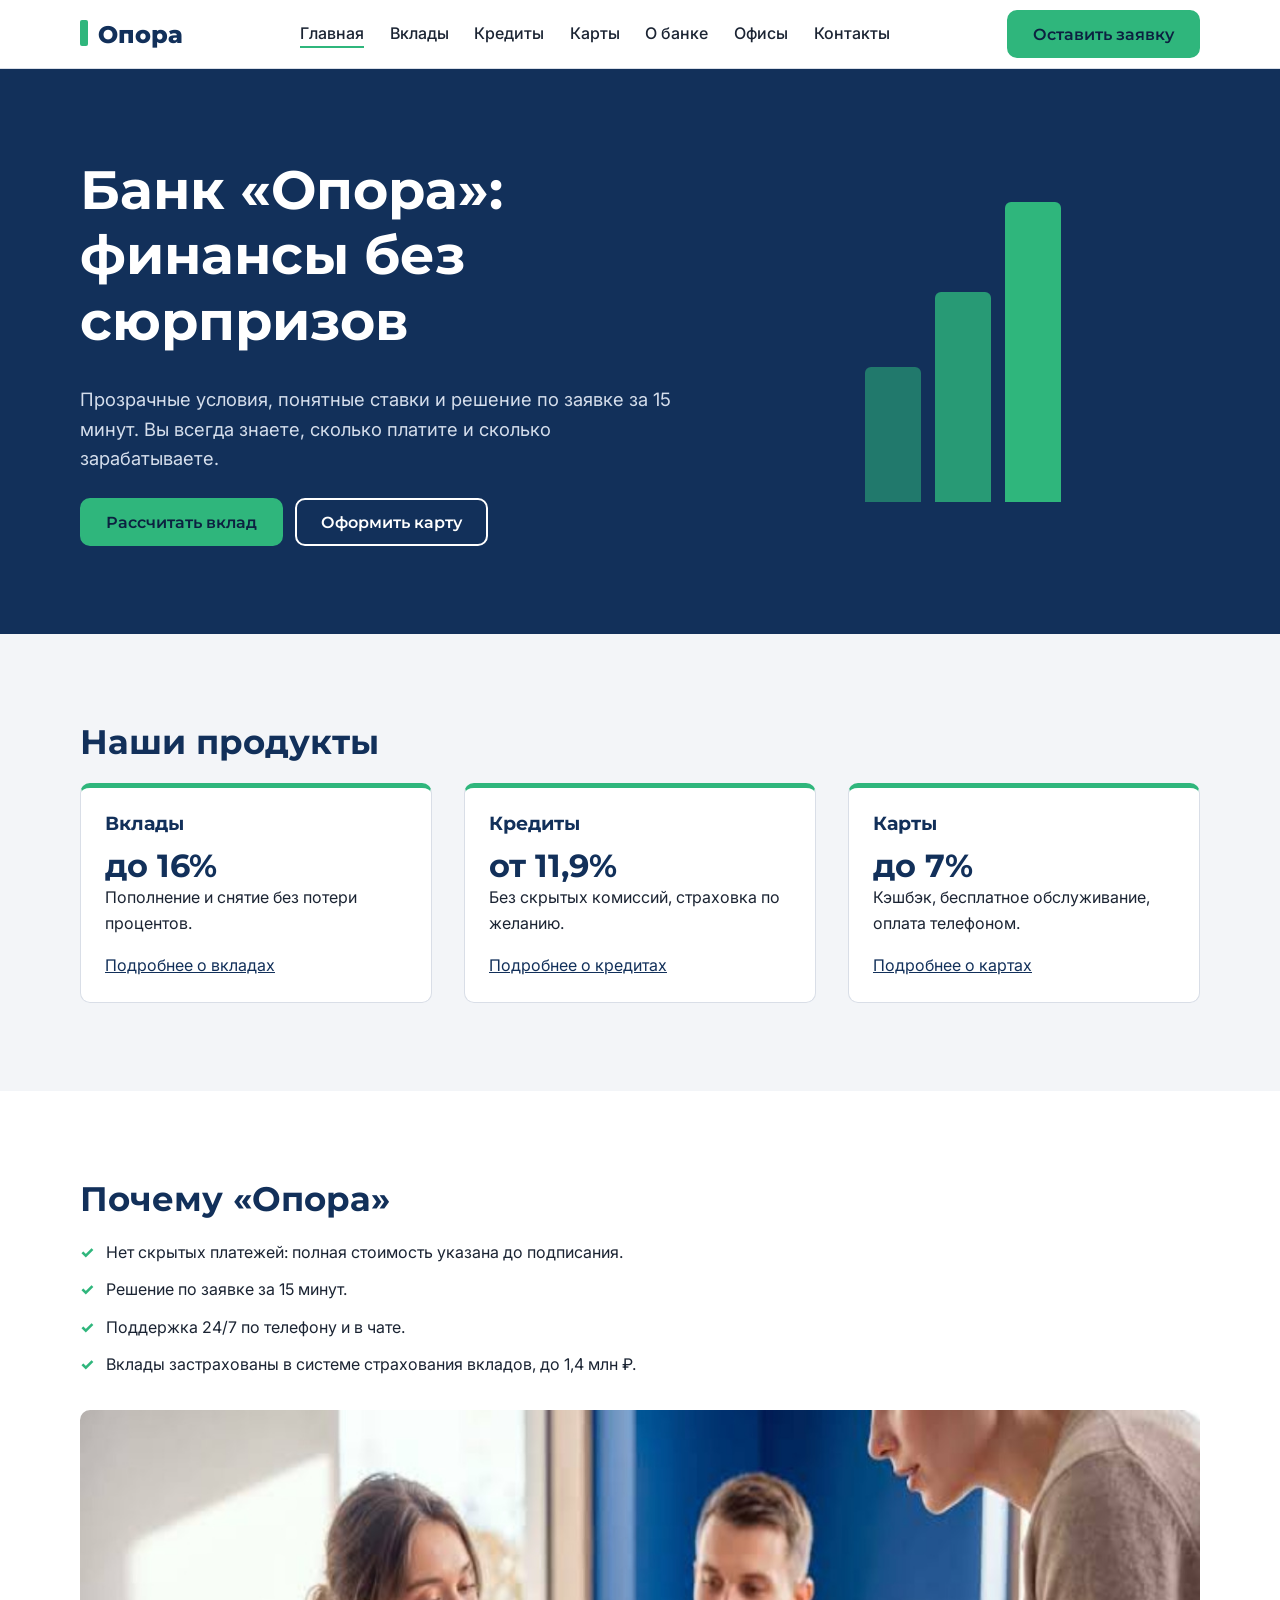
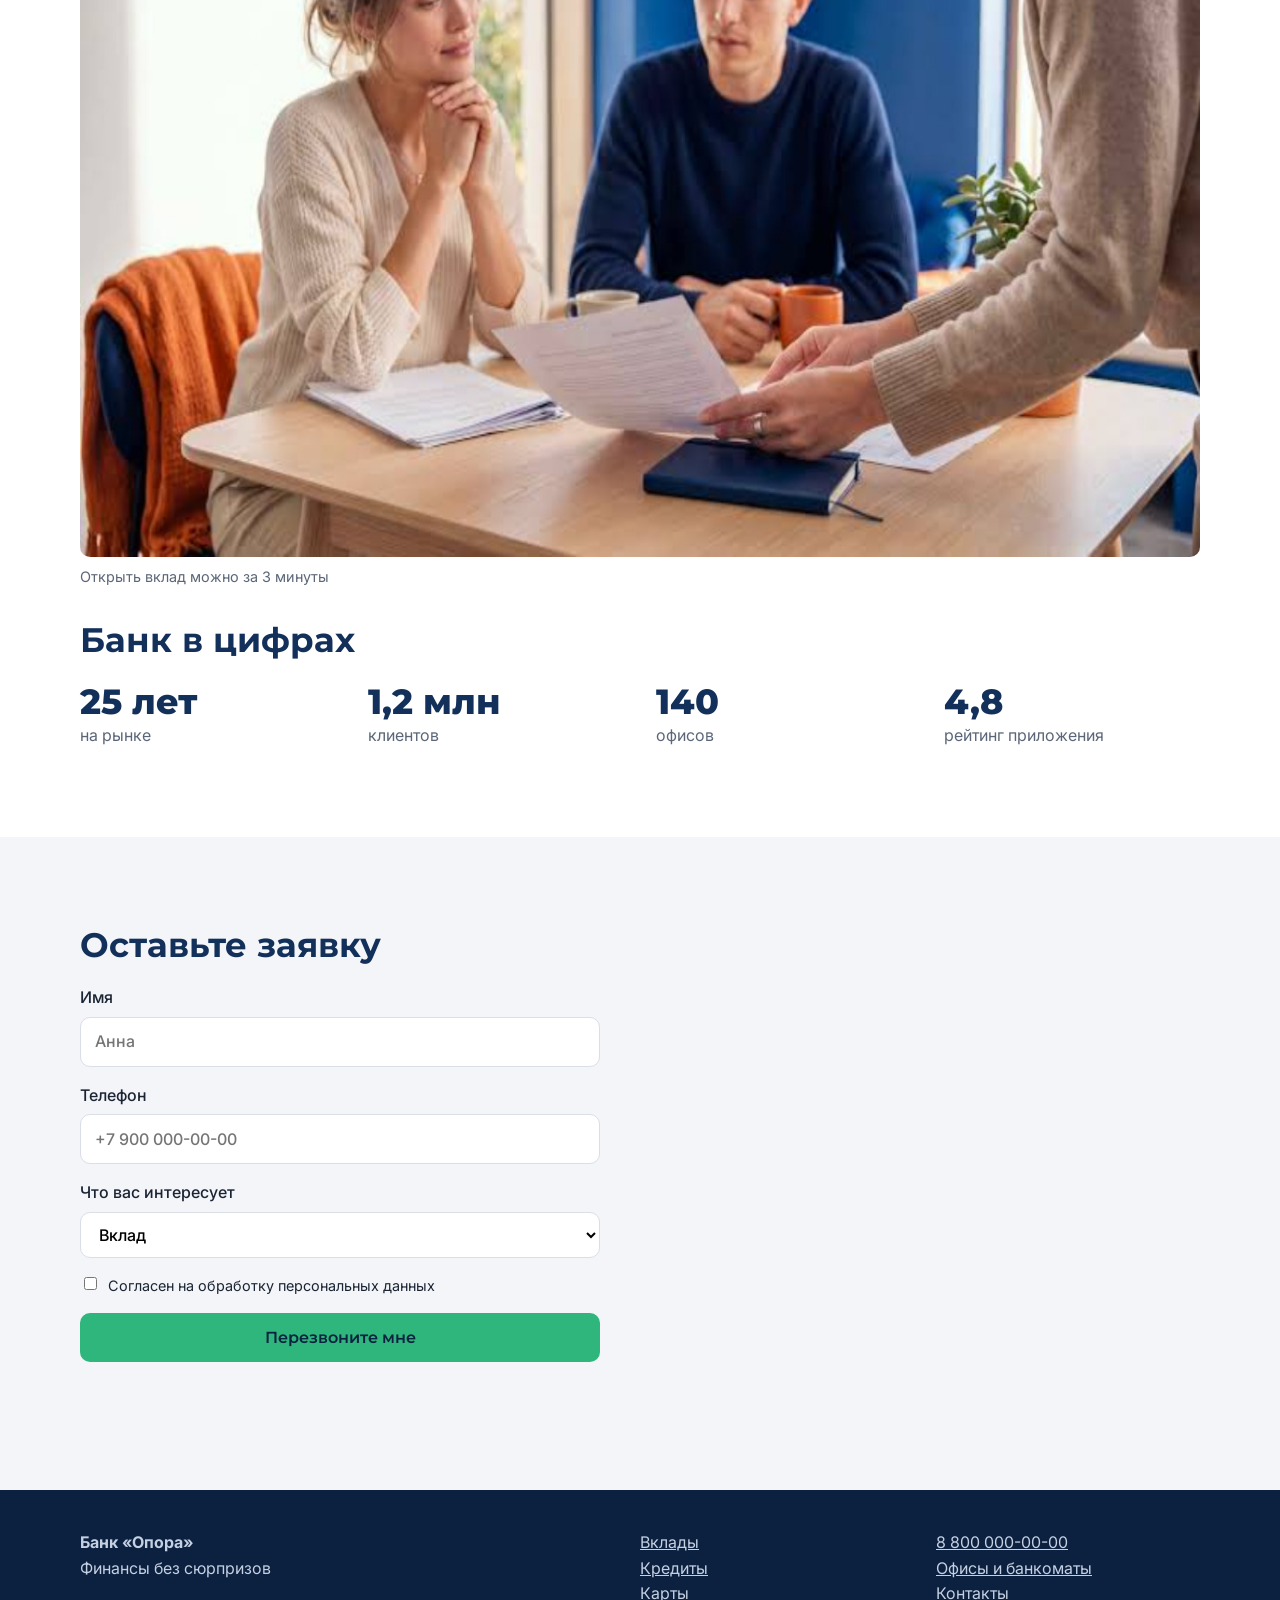
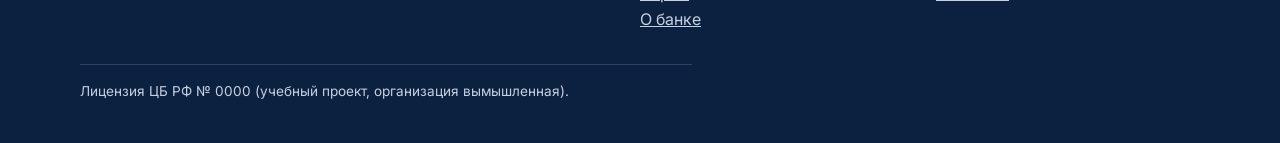
<file: index.html>
<!DOCTYPE html>
<html lang="ru">
<head>
  <meta charset="UTF-8">
  <meta name="viewport" content="width=device-width, initial-scale=1">
  <title>Банк «Опора» — вклады, кредиты и карты без скрытых условий</title>
  <meta name="description" content="Банк «Опора»: вклады до 16% годовых, кредиты без скрытых комиссий и карты с кэшбэком. Рассчитайте доход онлайн и оставьте заявку за 3 минуты.">
  <meta name="keywords" content="банк, вклады, кредит наличными, дебетовая карта, кэшбэк, онлайн-заявка">
  <link rel="preconnect" href="https://fonts.googleapis.com">
  <link rel="preconnect" href="https://fonts.gstatic.com" crossorigin>
  <link rel="stylesheet" href="https://fonts.googleapis.com/css2?family=Inter:wght@400;500&family=Montserrat:wght@600;700;800&display=swap">
  <link rel="stylesheet" href="style.css">
  <!-- Микроразметка Schema.org (JSON-LD): организация -->
  <script type="application/ld+json">
  {
    "@context": "https://schema.org",
    "@type": "BankOrCreditUnion",
    "name": "Банк «Опора»",
    "slogan": "Финансы без сюрпризов",
    "telephone": "+7-800-000-00-00",
    "url": "https://bank.example.ru/"
  }
  </script>
  <!-- Yandex.Metrika counter -->
<script>
    (function(m,e,t,r,i,k,a){
        m[i]=m[i]||function(){(m[i].a=m[i].a||[]).push(arguments)};
        m[i].l=1*new Date();
        for (var j = 0; j < document.scripts.length; j++) {if (document.scripts[j].src === r) { return; }}
        k=e.createElement(t),a=e.getElementsByTagName(t)[0],k.async=1,k.src=r,a.parentNode.insertBefore(k,a)
    })(window, document,'script','https://mc.yandex.ru/metrika/tag.js?id=113597679', 'ym');

    ym(113597679, 'init', {ssr:true, webvisor:true, clickmap:true, ecommerce:"dataLayer", referrer: document.referrer, url: location.href, accurateTrackBounce:true, trackLinks:true});
</script>
<!-- /Yandex.Metrika counter -->
 <script async src="https://www.googletagmanager.com/gtag/js?id=G-XXXXXXXXXX"></script>
<script>
  window.dataLayer = window.dataLayer || [];
  function gtag(){dataLayer.push(arguments);}
  gtag('js', new Date());
  gtag('config', 'G-KY3PJBNXJ1');
</script>
</head>
<body>
<noscript><div><img src="https://mc.yandex.ru/watch/113597679" style="position:absolute; left:-9999px;" alt=""></div></noscript>
<header class="header">
  <div class="container header__inner">
    <a class="logo" href="index.html">Опора</a>
    <button class="burger" type="button" aria-label="Открыть меню" aria-expanded="false">☰</button>
    <nav class="nav" aria-label="Основное меню">
      <ul class="nav__list">
        <li><a class="nav__link nav__link--active" href="index.html">Главная</a></li>
        <li><a class="nav__link" href="deposits.html">Вклады</a></li>
        <li><a class="nav__link" href="credits.html">Кредиты</a></li>
        <li><a class="nav__link" href="cards.html">Карты</a></li>
        <li><a class="nav__link" href="about.html">О банке</a></li>
        <li><a class="nav__link" href="offices.html">Офисы</a></li>
        <li><a class="nav__link" href="contacts.html">Контакты</a></li>
      </ul>
    </nav>
    <a class="btn header__cta" href="#lead">Оставить заявку</a>
  </div>
</header>

<main>
  <!-- Главный экран -->
  <section class="hero section">
    <div class="container hero__inner">
      <div>
        <h1>Банк «Опора»: финансы без сюрпризов</h1>
        <p class="hero__text">Прозрачные условия, понятные ставки и решение по заявке за 15 минут. Вы всегда знаете, сколько платите и сколько зарабатываете.</p>
        <div class="hero__actions">
          <a class="btn" href="deposits.html">Рассчитать вклад</a>
          <a class="btn btn--ghost" href="cards.html">Оформить карту</a>
        </div>
      </div>
      <!-- Декоративный элемент, скринридер его пропускает -->
      <div class="pillars" aria-hidden="true">
        <span class="pillars__bar"></span>
        <span class="pillars__bar"></span>
        <span class="pillars__bar"></span>
      </div>
    </div>
  </section>

  <!-- Продукты -->
  <section class="section">
    <div class="container">
      <h2>Наши продукты</h2>
      <div class="cards">
        <article class="card">
          <h3>Вклады</h3>
          <p class="card__rate">до 16%</p>
          <p>Пополнение и снятие без потери процентов.</p>
          <a href="deposits.html">Подробнее о вкладах</a>
        </article>
        <article class="card">
          <h3>Кредиты</h3>
          <p class="card__rate">от 11,9%</p>
          <p>Без скрытых комиссий, страховка по желанию.</p>
          <a href="credits.html">Подробнее о кредитах</a>
        </article>
        <article class="card">
          <h3>Карты</h3>
          <p class="card__rate">до 7%</p>
          <p>Кэшбэк, бесплатное обслуживание, оплата телефоном.</p>
          <a href="cards.html">Подробнее о картах</a>
        </article>
      </div>
    </div>
  </section>

  <!-- Преимущества и цифры -->
  <section class="section section--white">
    <div class="container">
      <h2>Почему «Опора»</h2>
      <ul class="features">
        <li class="features__item">Нет скрытых платежей: полная стоимость указана до подписания.</li>
        <li class="features__item">Решение по заявке за 15 минут.</li>
        <li class="features__item">Поддержка 24/7 по телефону и в чате.</li>
        <li class="features__item">Вклады застрахованы в системе страхования вкладов, до 1,4 млн ₽.</li>
      </ul>
      <figure class="media">
       <img src="images/family-app.webp" alt="Семья оформляет вклад в мобильном приложении банка «Опора»" width="1200" height="800" loading="lazy">
      <figcaption>Открыть вклад можно за 3 минуты</figcaption>
      </figure>
      <h2>Банк в цифрах</h2>
      <dl class="stats">
        <div><dt class="stats__label">на рынке</dt><dd class="stats__value">25 лет</dd></div>
        <div><dt class="stats__label">клиентов</dt><dd class="stats__value">1,2 млн</dd></div>
        <div><dt class="stats__label">офисов</dt><dd class="stats__value">140</dd></div>
        <div><dt class="stats__label">рейтинг приложения</dt><dd class="stats__value">4,8</dd></div>
      </dl>
    </div>
  </section>

  <!-- Форма заявки -->
  <section class="section" id="lead">
    <div class="container">
      <h2>Оставьте заявку</h2>
      <form class="form" id="lead-form" novalidate>
        <label class="form__field">Имя
          <input class="form__input" type="text" name="name" required minlength="2" placeholder="Анна" autocomplete="name">
        </label>
        <label class="form__field">Телефон
          <input class="form__input" type="tel" name="phone" required pattern="[0-9+\s\-\(\)]{10,}" placeholder="+7 900 000-00-00" autocomplete="tel">
        </label>
        <label class="form__field">Что вас интересует
          <select class="form__input" name="product">
            <option>Вклад</option>
            <option>Кредит</option>
            <option>Карта</option>
          </select>
        </label>
        <label class="form__check">
          <input type="checkbox" name="agree" required>
          Согласен на обработку персональных данных
        </label>
        <button class="btn" type="submit">Перезвоните мне</button>
        <p class="form__msg" role="status"></p>
      </form>
    </div>
  </section>
</main>

<footer class="footer">
  <div class="container footer__inner">
    <div>
      <strong>Банк «Опора»</strong>
      <p>Финансы без сюрпризов</p>
    </div>
    <ul class="footer__list">
      <li><a href="deposits.html">Вклады</a></li>
      <li><a href="credits.html">Кредиты</a></li>
      <li><a href="cards.html">Карты</a></li>
      <li><a href="about.html">О банке</a></li>
    </ul>
    <ul class="footer__list">
      <li><a href="tel:+78000000000">8 800 000-00-00</a></li>
      <li><a href="offices.html">Офисы и банкоматы</a></li>
      <li><a href="contacts.html">Контакты</a></li>
    </ul>
    <p class="footer__small">Лицензия ЦБ РФ № 0000 (учебный проект, организация вымышленная).</p>
  </div>
</footer>

<script src="script.js"></script>
</body>
</html>
</file>
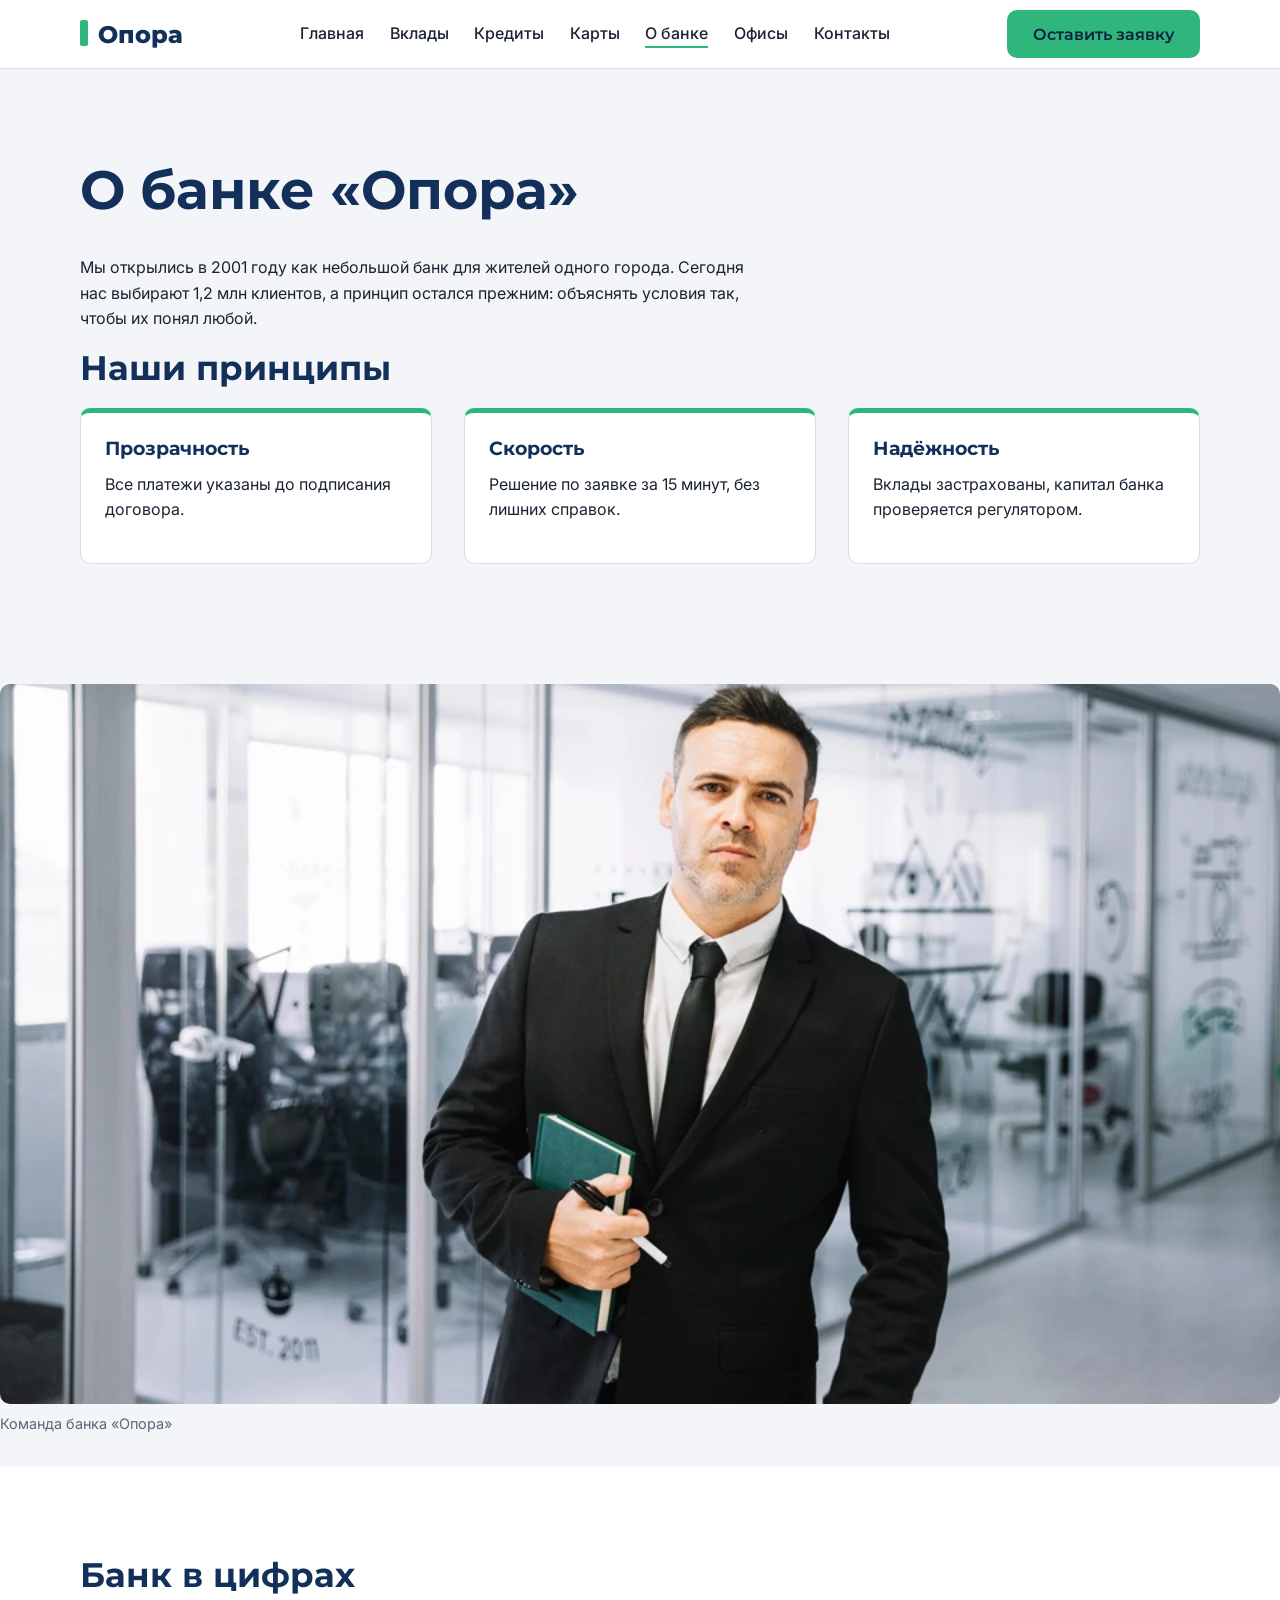
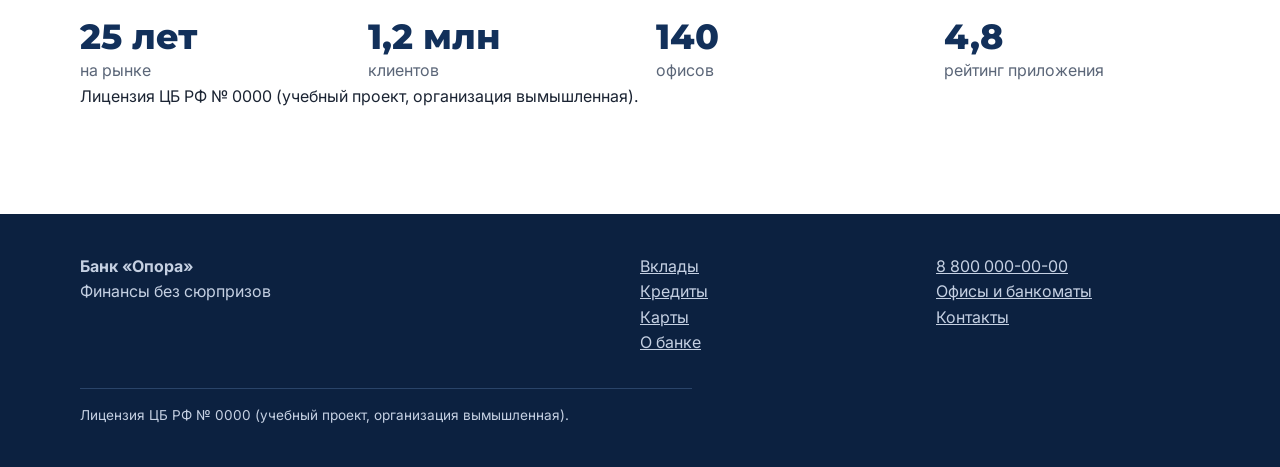
<file: about.html>
<!DOCTYPE html>
<html lang="ru">
<head>
  <meta charset="UTF-8">
  <meta name="viewport" content="width=device-width, initial-scale=1">
  <title>О банке «Опора» — 25 лет на рынке, лицензия, ценности</title>
  <meta name="description" content="Банк «Опора» работает 25 лет: 1,2 млн клиентов, 140 офисов. Узнайте о ценностях банка, лицензии и принципах работы.">
  <meta name="keywords" content="о банке, лицензия ЦБ, история банка, надёжный банк">
  <link rel="preconnect" href="https://fonts.googleapis.com">
  <link rel="preconnect" href="https://fonts.gstatic.com" crossorigin>
  <link rel="stylesheet" href="https://fonts.googleapis.com/css2?family=Inter:wght@400;500&family=Montserrat:wght@600;700;800&display=swap">
  <link rel="stylesheet" href="style.css">
  <!-- Yandex.Metrika counter -->
<script>
    (function(m,e,t,r,i,k,a){
        m[i]=m[i]||function(){(m[i].a=m[i].a||[]).push(arguments)};
        m[i].l=1*new Date();
        for (var j = 0; j < document.scripts.length; j++) {if (document.scripts[j].src === r) { return; }}
        k=e.createElement(t),a=e.getElementsByTagName(t)[0],k.async=1,k.src=r,a.parentNode.insertBefore(k,a)
    })(window, document,'script','https://mc.yandex.ru/metrika/tag.js?id=113597679', 'ym');

    ym(113597679, 'init', {ssr:true, webvisor:true, clickmap:true, ecommerce:"dataLayer", referrer: document.referrer, url: location.href, accurateTrackBounce:true, trackLinks:true});
</script>

<!-- /Yandex.Metrika counter -->
 <script>
  window.dataLayer = window.dataLayer || [];
  function gtag(){dataLayer.push(arguments);}
  gtag('js', new Date());
  gtag('config', 'G-KY3PJBNXJ1');
</script>
</head>
<body>
<noscript><div><img src="https://mc.yandex.ru/watch/113597679" style="position:absolute; left:-9999px;" alt="" ></div></noscript>
<header class="header">
  <div class="container header__inner">
    <a class="logo" href="index.html">Опора</a>
    <button class="burger" type="button" aria-label="Открыть меню" aria-expanded="false">☰</button>
    <nav class="nav" aria-label="Основное меню">
      <ul class="nav__list">
        <li><a class="nav__link" href="index.html">Главная</a></li>
        <li><a class="nav__link" href="deposits.html">Вклады</a></li>
        <li><a class="nav__link" href="credits.html">Кредиты</a></li>
        <li><a class="nav__link" href="cards.html">Карты</a></li>
        <li><a class="nav__link nav__link--active" href="about.html">О банке</a></li>
        <li><a class="nav__link" href="offices.html">Офисы</a></li>
        <li><a class="nav__link" href="contacts.html">Контакты</a></li>
      </ul>
    </nav>
    <a class="btn header__cta" href="contacts.html">Оставить заявку</a>
  </div>
</header>

<main>
  <section class="section">
    <div class="container">
      <h1>О банке «Опора»</h1>
      <p>Мы открылись в 2001 году как небольшой банк для жителей одного города. Сегодня нас выбирают 1,2 млн клиентов, а принцип остался прежним: объяснять условия так, чтобы их понял любой.</p>
      <h2>Наши принципы</h2>
      <div class="cards">
        <article class="card"><h3>Прозрачность</h3><p>Все платежи указаны до подписания договора.</p></article>
        <article class="card"><h3>Скорость</h3><p>Решение по заявке за 15 минут, без лишних справок.</p></article>
        <article class="card"><h3>Надёжность</h3><p>Вклады застрахованы, капитал банка проверяется регулятором.</p></article>
      </div>
    </div>
  </section>
  <figure class="media">
  <img src="images/team.webp"
       alt="Сотрудники банка «Опора» за работой в офисе"
       width="1200" height="800" loading="lazy">
  <figcaption>Команда банка «Опора»</figcaption>
</figure>
  <section class="section section--white">
    <div class="container">
      <h2>Банк в цифрах</h2>
      <dl class="stats">
        <div><dt class="stats__label">на рынке</dt><dd class="stats__value">25 лет</dd></div>
        <div><dt class="stats__label">клиентов</dt><dd class="stats__value">1,2 млн</dd></div>
        <div><dt class="stats__label">офисов</dt><dd class="stats__value">140</dd></div>
        <div><dt class="stats__label">рейтинг приложения</dt><dd class="stats__value">4,8</dd></div>
      </dl>
      <p>Лицензия ЦБ РФ № 0000 (учебный проект, организация вымышленная).</p>
    </div>
  </section>
</main>

<footer class="footer">
  <div class="container footer__inner">
    <div><strong>Банк «Опора»</strong><p>Финансы без сюрпризов</p></div>
    <ul class="footer__list">
      <li><a href="deposits.html">Вклады</a></li>
      <li><a href="credits.html">Кредиты</a></li>
      <li><a href="cards.html">Карты</a></li>
      <li><a href="about.html">О банке</a></li>
    </ul>
    <ul class="footer__list">
      <li><a href="tel:+78000000000">8 800 000-00-00</a></li>
      <li><a href="offices.html">Офисы и банкоматы</a></li>
      <li><a href="contacts.html">Контакты</a></li>
    </ul>
    <p class="footer__small">Лицензия ЦБ РФ № 0000 (учебный проект, организация вымышленная).</p>
  </div>
</footer>

<script src="script.js"></script>
</body>
</html>
</file>
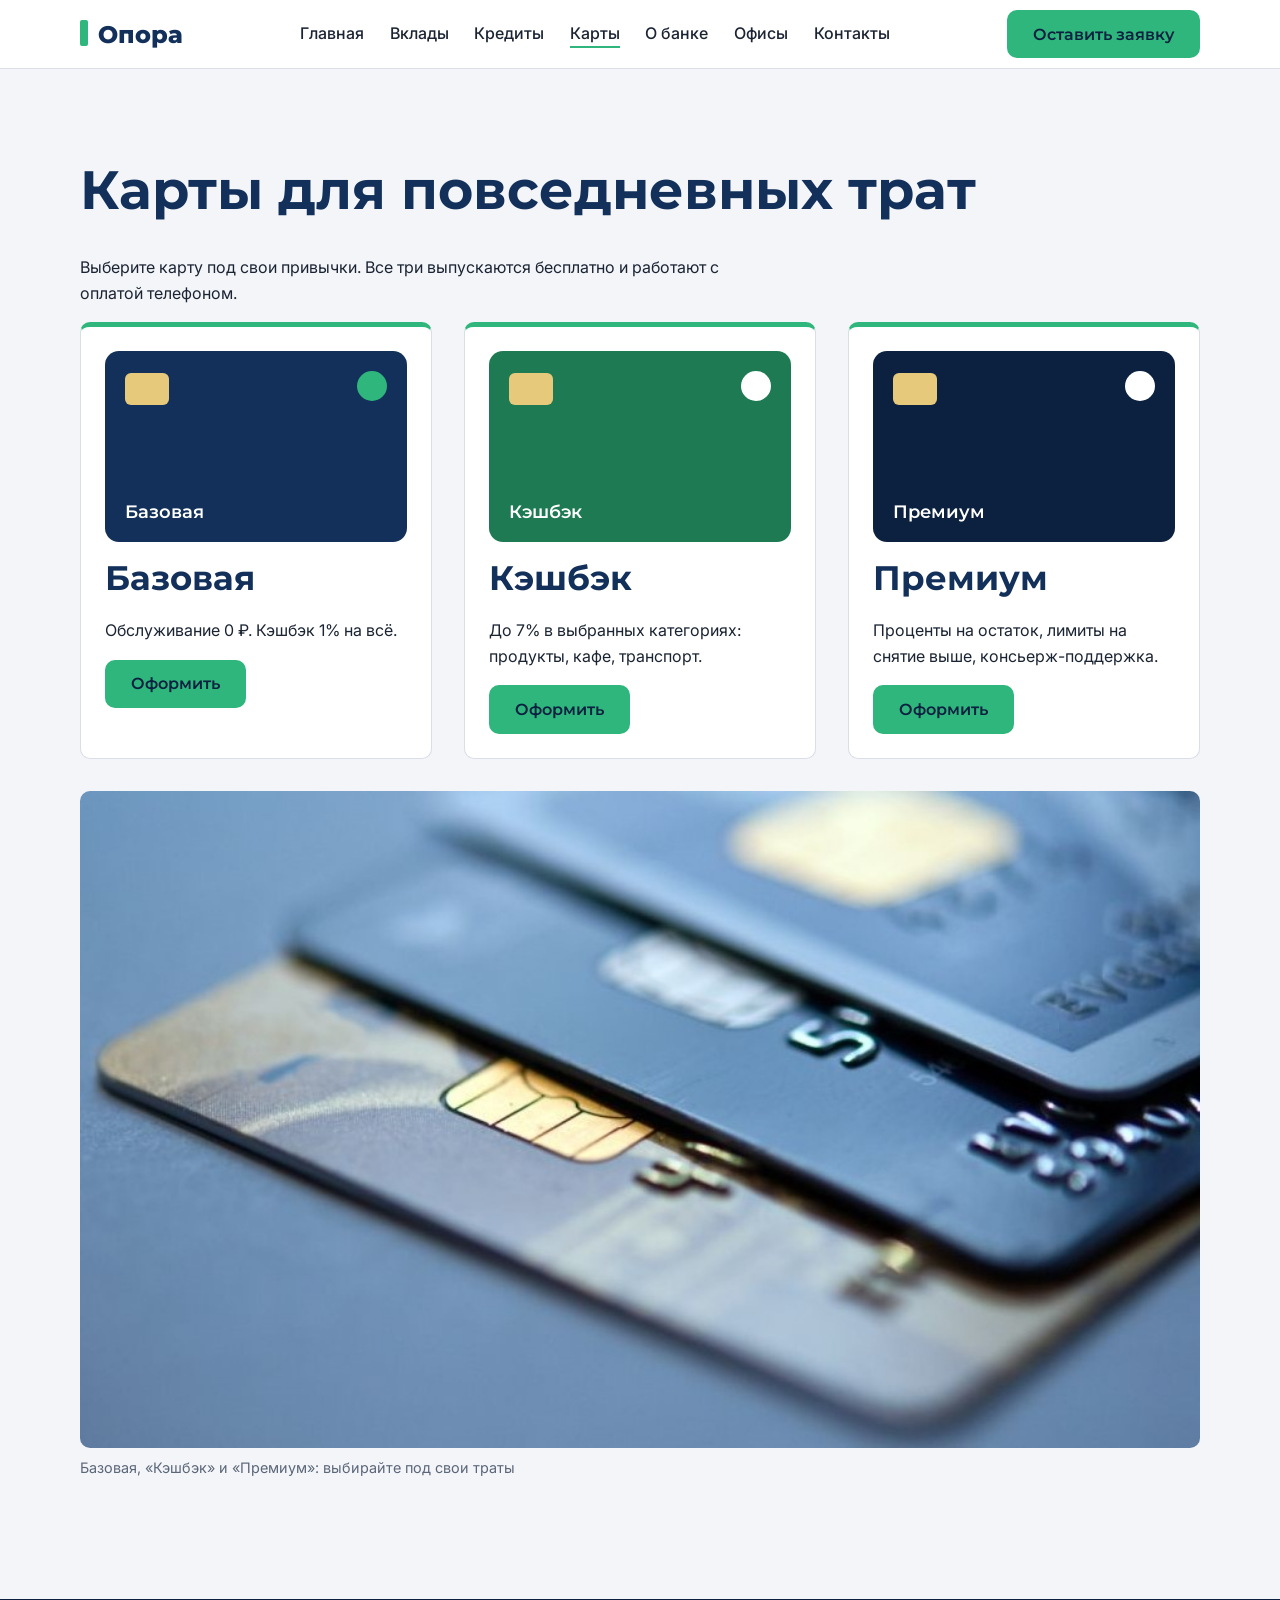
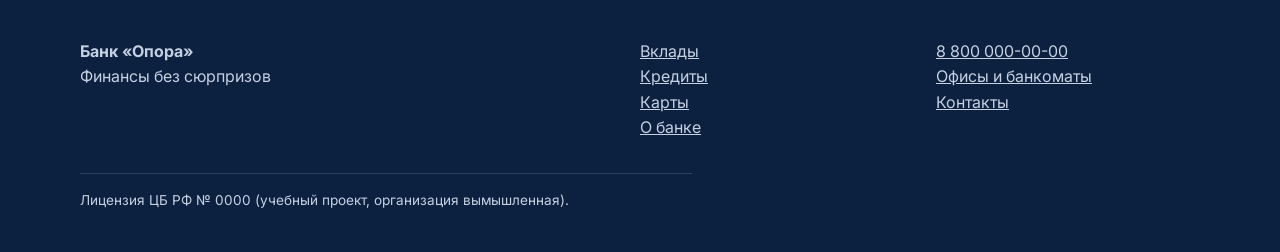
<file: cards.html>
<!DOCTYPE html>
<html lang="ru">
<head>
  <meta charset="UTF-8">
  <meta name="viewport" content="width=device-width, initial-scale=1">
  <title>Банковские карты «Опора» — кэшбэк до 7%, бесплатное обслуживание</title>
  <meta name="description" content="Дебетовые карты банка «Опора»: кэшбэк до 7%, бесплатное обслуживание, оплата телефоном. Сравните три карты и оформите онлайн.">
  <meta name="keywords" content="дебетовая карта, карта с кэшбэком, бесплатная карта, оплата телефоном">
  <link rel="preconnect" href="https://fonts.googleapis.com">
  <link rel="preconnect" href="https://fonts.gstatic.com" crossorigin>
  <link rel="stylesheet" href="https://fonts.googleapis.com/css2?family=Inter:wght@400;500&family=Montserrat:wght@600;700;800&display=swap">
  <link rel="stylesheet" href="style.css">
  <!-- Yandex.Metrika counter -->
<script>
    (function(m,e,t,r,i,k,a){
        m[i]=m[i]||function(){(m[i].a=m[i].a||[]).push(arguments)};
        m[i].l=1*new Date();
        for (var j = 0; j < document.scripts.length; j++) {if (document.scripts[j].src === r) { return; }}
        k=e.createElement(t),a=e.getElementsByTagName(t)[0],k.async=1,k.src=r,a.parentNode.insertBefore(k,a)
    })(window, document,'script','https://mc.yandex.ru/metrika/tag.js?id=113597679', 'ym');

    ym(113597679, 'init', {ssr:true, webvisor:true, clickmap:true, ecommerce:"dataLayer", referrer: document.referrer, url: location.href, accurateTrackBounce:true, trackLinks:true});
</script>

<!-- /Yandex.Metrika counter -->
 <script>
  window.dataLayer = window.dataLayer || [];
  function gtag(){dataLayer.push(arguments);}
  gtag('js', new Date());
  gtag('config', 'G-KY3PJBNXJ1');
</script>
</head>
<body>
<noscript><div><img src="https://mc.yandex.ru/watch/113597679" style="position:absolute; left:-9999px;" alt="" ></div></noscript>
<header class="header">
  <div class="container header__inner">
    <a class="logo" href="index.html">Опора</a>
    <button class="burger" type="button" aria-label="Открыть меню" aria-expanded="false">☰</button>
    <nav class="nav" aria-label="Основное меню">
      <ul class="nav__list">
        <li><a class="nav__link" href="index.html">Главная</a></li>
        <li><a class="nav__link" href="deposits.html">Вклады</a></li>
        <li><a class="nav__link" href="credits.html">Кредиты</a></li>
        <li><a class="nav__link nav__link--active" href="cards.html">Карты</a></li>
        <li><a class="nav__link" href="about.html">О банке</a></li>
        <li><a class="nav__link" href="offices.html">Офисы</a></li>
        <li><a class="nav__link" href="contacts.html">Контакты</a></li>
      </ul>
    </nav>
    <a class="btn header__cta" href="contacts.html">Оставить заявку</a>
  </div>
</header>

<main>
  <section class="section">
    <div class="container">
      <h1>Карты для повседневных трат</h1>
      <p>Выберите карту под свои привычки. Все три выпускаются бесплатно и работают с оплатой телефоном.</p>
      <div class="cards">
        <article class="card">
          <div class="bankcard card__media" role="img" aria-label="Карта «Базовая» тёмно-синего цвета">Базовая</div>
          <h2>Базовая</h2>
          <p>Обслуживание 0 ₽. Кэшбэк 1% на всё.</p>
          <a class="btn" href="contacts.html">Оформить</a>
        </article>
        <article class="card">
          <div class="bankcard bankcard--green card__media" role="img" aria-label="Карта «Кэшбэк» зелёного цвета">Кэшбэк</div>
          <h2>Кэшбэк</h2>
          <p>До 7% в выбранных категориях: продукты, кафе, транспорт.</p>
          <a class="btn" href="contacts.html">Оформить</a>
        </article>
        <article class="card">
          <div class="bankcard bankcard--dark card__media" role="img" aria-label="Карта «Премиум» чёрно-синего цвета">Премиум</div>
          <h2>Премиум</h2>
          <p>Проценты на остаток, лимиты на снятие выше, консьерж-поддержка.</p>
          <a class="btn" href="contacts.html">Оформить</a>
        </article>
      </div>
      <figure class="media">
  <img src="images/cards-set.webp"
       alt="Три банковские карты «Опоры» разных цветов"
       width="1200" height="600" loading="lazy">
  <figcaption>Базовая, «Кэшбэк» и «Премиум»: выбирайте под свои траты</figcaption>
</figure>
    </div>
  </section>
</main>

<footer class="footer">
  <div class="container footer__inner">
    <div><strong>Банк «Опора»</strong><p>Финансы без сюрпризов</p></div>
    <ul class="footer__list">
      <li><a href="deposits.html">Вклады</a></li>
      <li><a href="credits.html">Кредиты</a></li>
      <li><a href="cards.html">Карты</a></li>
      <li><a href="about.html">О банке</a></li>
    </ul>
    <ul class="footer__list">
      <li><a href="tel:+78000000000">8 800 000-00-00</a></li>
      <li><a href="offices.html">Офисы и банкоматы</a></li>
      <li><a href="contacts.html">Контакты</a></li>
    </ul>
    <p class="footer__small">Лицензия ЦБ РФ № 0000 (учебный проект, организация вымышленная).</p>
  </div>
</footer>

<script src="script.js"></script>
</body>
</html>
</file>
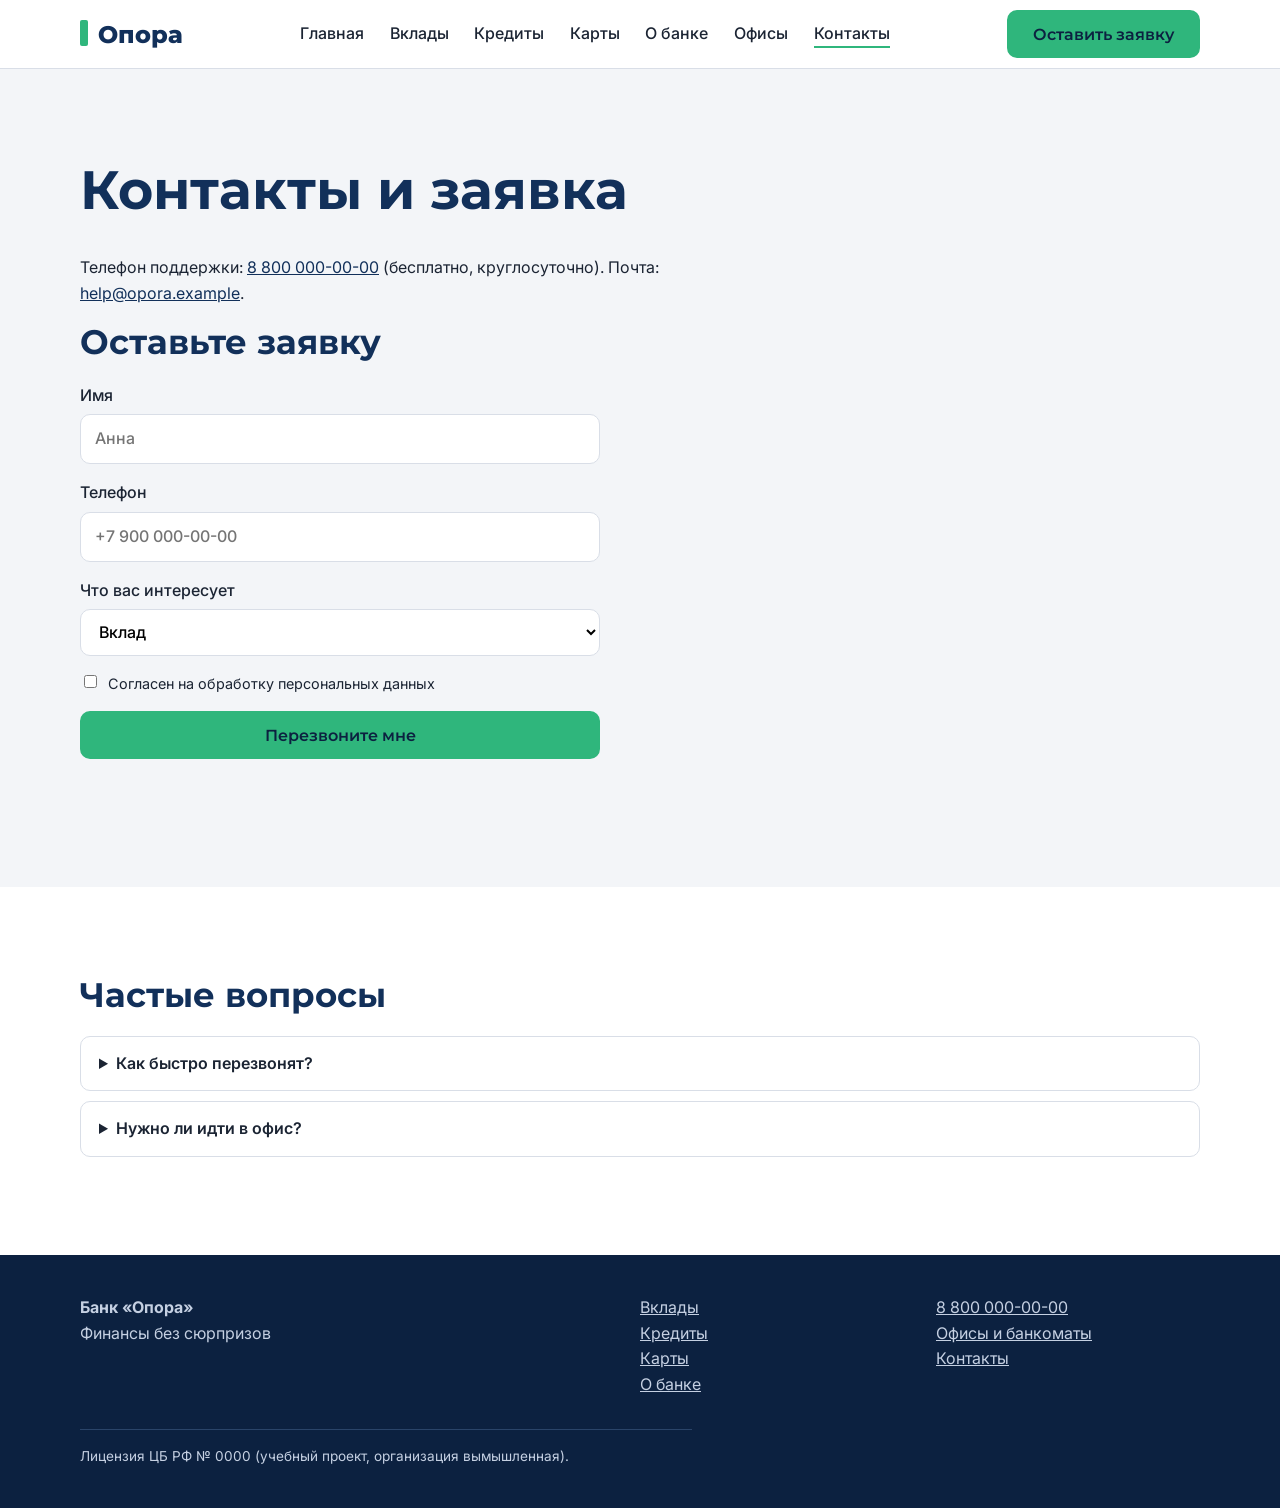
<file: contacts.html>
<!DOCTYPE html>
<html lang="ru">
<head>
  <meta charset="UTF-8">
  <meta name="viewport" content="width=device-width, initial-scale=1">
  <title>Контакты банка «Опора» — телефон, форма заявки, вопросы</title>
  <meta name="description" content="Свяжитесь с банком «Опора»: бесплатный телефон 8 800 000-00-00, форма заявки и ответы на частые вопросы.">
  <meta name="keywords" content="контакты банка, телефон горячей линии, заявка в банк">
  <link rel="preconnect" href="https://fonts.googleapis.com">
  <link rel="preconnect" href="https://fonts.gstatic.com" crossorigin>
  <link rel="stylesheet" href="https://fonts.googleapis.com/css2?family=Inter:wght@400;500&family=Montserrat:wght@600;700;800&display=swap">
  <link rel="stylesheet" href="style.css">
  <!-- Yandex.Metrika counter -->
<script type>
    (function(m,e,t,r,i,k,a){
        m[i]=m[i]||function(){(m[i].a=m[i].a||[]).push(arguments)};
        m[i].l=1*new Date();
        for (var j = 0; j < document.scripts.length; j++) {if (document.scripts[j].src === r) { return; }}
        k=e.createElement(t),a=e.getElementsByTagName(t)[0],k.async=1,k.src=r,a.parentNode.insertBefore(k,a)
    })(window, document,'script','https://mc.yandex.ru/metrika/tag.js?id=113597679', 'ym');

    ym(113597679, 'init', {ssr:true, webvisor:true, clickmap:true, ecommerce:"dataLayer", referrer: document.referrer, url: location.href, accurateTrackBounce:true, trackLinks:true});
</script>

<!-- /Yandex.Metrika counter -->
 <script>
  window.dataLayer = window.dataLayer || [];
  function gtag(){dataLayer.push(arguments);}
  gtag('js', new Date());
  gtag('config', 'G-KY3PJBNXJ1');
</script>
</head>
<body>
<noscript><div><img src="https://mc.yandex.ru/watch/113597679" style="position:absolute; left:-9999px;" alt="" ></div></noscript>
<header class="header">
  <div class="container header__inner">
    <a class="logo" href="index.html">Опора</a>
    <button class="burger" type="button" aria-label="Открыть меню" aria-expanded="false">☰</button>
    <nav class="nav" aria-label="Основное меню">
      <ul class="nav__list">
        <li><a class="nav__link" href="index.html">Главная</a></li>
        <li><a class="nav__link" href="deposits.html">Вклады</a></li>
        <li><a class="nav__link" href="credits.html">Кредиты</a></li>
        <li><a class="nav__link" href="cards.html">Карты</a></li>
        <li><a class="nav__link" href="about.html">О банке</a></li>
        <li><a class="nav__link" href="offices.html">Офисы</a></li>
        <li><a class="nav__link nav__link--active" href="contacts.html">Контакты</a></li>
      </ul>
    </nav>
    <a class="btn header__cta" href="contacts.html">Оставить заявку</a>
  </div>
</header>

<main>
  <section class="section">
    <div class="container">
      <h1>Контакты и заявка</h1>
      <p>Телефон поддержки: <a href="tel:+78000000000">8 800 000-00-00</a> (бесплатно, круглосуточно). Почта: <a href="mailto:help@opora.example">help@opora.example</a>.</p>
      <h2>Оставьте заявку</h2>
      <form class="form" id="lead-form" novalidate>
        <label class="form__field">Имя
          <input class="form__input" type="text" name="name" required minlength="2" placeholder="Анна" autocomplete="name">
        </label>
        <label class="form__field">Телефон
          <input class="form__input" type="tel" name="phone" required pattern="[0-9+\s\-\(\)]{10,}" placeholder="+7 900 000-00-00" autocomplete="tel">
        </label>
        <label class="form__field">Что вас интересует
          <select class="form__input" name="product"><option>Вклад</option><option>Кредит</option><option>Карта</option></select>
        </label>
        <label class="form__check"><input type="checkbox" name="agree" required> Согласен на обработку персональных данных</label>
        <button class="btn" type="submit">Перезвоните мне</button>
        <p class="form__msg" role="status"></p>
      </form>
    </div>
  </section>
  <section class="section section--white">
    <div class="container">
      <h2>Частые вопросы</h2>
      <details class="faq__item"><summary class="faq__q">Как быстро перезвонят?</summary><p>В течение 15 минут в рабочее время.</p></details>
      <details class="faq__item"><summary class="faq__q">Нужно ли идти в офис?</summary><p>Для большинства продуктов достаточно онлайн-заявки.</p></details>
    </div>
  </section>
</main>

<footer class="footer">
  <div class="container footer__inner">
    <div><strong>Банк «Опора»</strong><p>Финансы без сюрпризов</p></div>
    <ul class="footer__list">
      <li><a href="deposits.html">Вклады</a></li>
      <li><a href="credits.html">Кредиты</a></li>
      <li><a href="cards.html">Карты</a></li>
      <li><a href="about.html">О банке</a></li>
    </ul>
    <ul class="footer__list">
      <li><a href="tel:+78000000000">8 800 000-00-00</a></li>
      <li><a href="offices.html">Офисы и банкоматы</a></li>
      <li><a href="contacts.html">Контакты</a></li>
    </ul>
    <p class="footer__small">Лицензия ЦБ РФ № 0000 (учебный проект, организация вымышленная).</p>
  </div>
</footer>

<script src="script.js"></script>
</body>
</html>
</file>
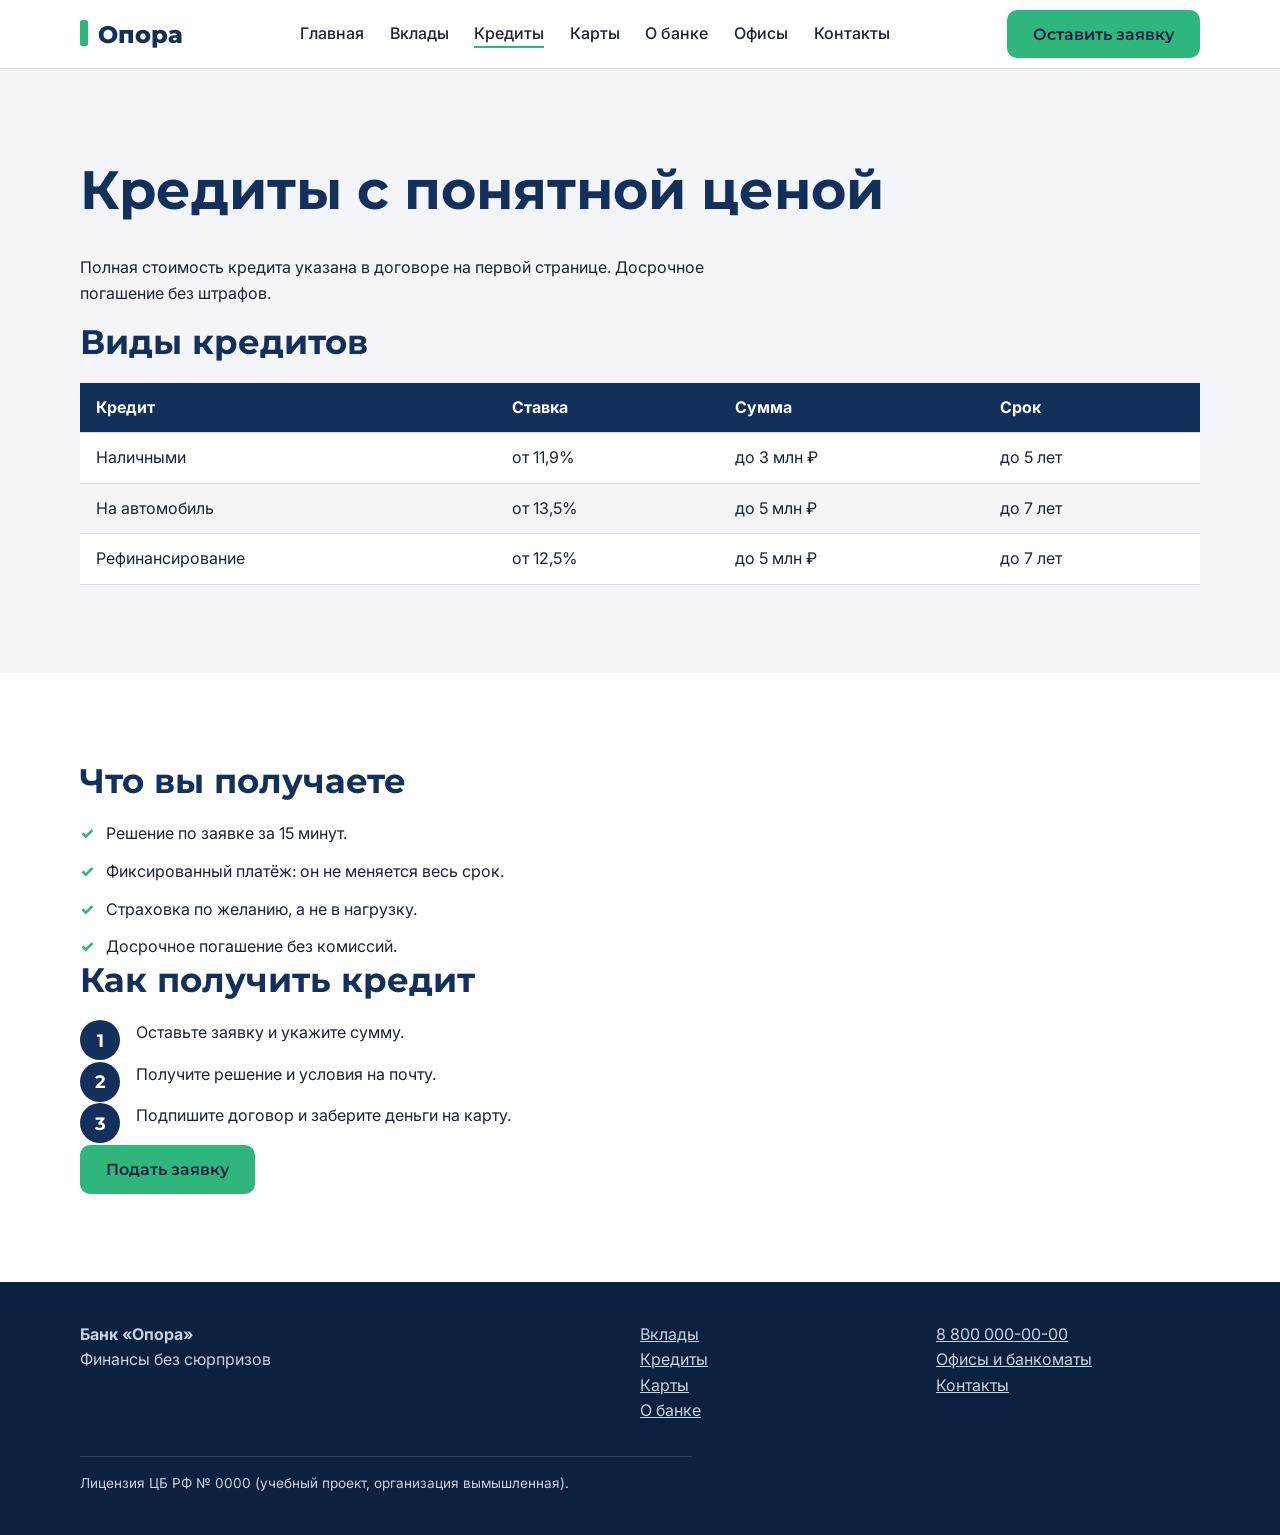
<file: credits.html>
<!DOCTYPE html>
<html lang="ru">
<head>
  <meta charset="UTF-8">
  <meta name="viewport" content="width=device-width, initial-scale=1">
  <title>Кредиты в банке «Опора» — ставка от 11,9%, без скрытых комиссий</title>
  <meta name="description" content="Кредит наличными, на авто и рефинансирование в банке «Опора»: ставка от 11,9%, решение за 15 минут, полная стоимость кредита до подписания.">
  <meta name="keywords" content="кредит наличными, потребительский кредит, рефинансирование, кредит на авто, ставка по кредиту">
  <link rel="preconnect" href="https://fonts.googleapis.com">
  <link rel="preconnect" href="https://fonts.gstatic.com" crossorigin>
  <link rel="stylesheet" href="https://fonts.googleapis.com/css2?family=Inter:wght@400;500&family=Montserrat:wght@600;700;800&display=swap">
  <link rel="stylesheet" href="style.css">
  <!-- Yandex.Metrika counter -->
<script>
    (function(m,e,t,r,i,k,a){
        m[i]=m[i]||function(){(m[i].a=m[i].a||[]).push(arguments)};
        m[i].l=1*new Date();
        for (var j = 0; j < document.scripts.length; j++) {if (document.scripts[j].src === r) { return; }}
        k=e.createElement(t),a=e.getElementsByTagName(t)[0],k.async=1,k.src=r,a.parentNode.insertBefore(k,a)
    })(window, document,'script','https://mc.yandex.ru/metrika/tag.js?id=113597679', 'ym');

    ym(113597679, 'init', {ssr:true, webvisor:true, clickmap:true, ecommerce:"dataLayer", referrer: document.referrer, url: location.href, accurateTrackBounce:true, trackLinks:true});
</script>

 <script>
  window.dataLayer = window.dataLayer || [];
  function gtag(){dataLayer.push(arguments);}
  gtag('js', new Date());
  gtag('config', 'G-KY3PJBNXJ1');
</script>
</head>
<body>
<noscript><div><img src="https://mc.yandex.ru/watch/113597679" style="position:absolute; left:-9999px;" alt=""></div></noscript>
<!-- /Yandex.Metrika counter -->
<header class="header">
  <div class="container header__inner">
    <a class="logo" href="index.html">Опора</a>
    <button class="burger" type="button" aria-label="Открыть меню" aria-expanded="false">☰</button>
    <nav class="nav" aria-label="Основное меню">
      <ul class="nav__list">
        <li><a class="nav__link" href="index.html">Главная</a></li>
        <li><a class="nav__link" href="deposits.html">Вклады</a></li>
        <li><a class="nav__link nav__link--active" href="credits.html">Кредиты</a></li>
        <li><a class="nav__link" href="cards.html">Карты</a></li>
        <li><a class="nav__link" href="about.html">О банке</a></li>
        <li><a class="nav__link" href="offices.html">Офисы</a></li>
        <li><a class="nav__link" href="contacts.html">Контакты</a></li>
      </ul>
    </nav>
    <a class="btn header__cta" href="contacts.html">Оставить заявку</a>
  </div>
</header>

<main>
  <section class="section">
    <div class="container">
      <h1>Кредиты с понятной ценой</h1>
      <p>Полная стоимость кредита указана в договоре на первой странице. Досрочное погашение без штрафов.</p>
      <h2>Виды кредитов</h2>
      <div class="table-wrap">
        <table class="table">
          <caption class="visually-hidden">Условия кредитов банка «Опора»</caption>
          <thead><tr><th scope="col">Кредит</th><th scope="col">Ставка</th><th scope="col">Сумма</th><th scope="col">Срок</th></tr></thead>
          <tbody>
            <tr><td>Наличными</td><td>от 11,9%</td><td>до 3 млн ₽</td><td>до 5 лет</td></tr>
            <tr><td>На автомобиль</td><td>от 13,5%</td><td>до 5 млн ₽</td><td>до 7 лет</td></tr>
            <tr><td>Рефинансирование</td><td>от 12,5%</td><td>до 5 млн ₽</td><td>до 7 лет</td></tr>
          </tbody>
        </table>
      </div>
    </div>
  </section>
  <section class="section section--white">
    <div class="container">
      <h2>Что вы получаете</h2>
      <ul class="features">
        <li class="features__item">Решение по заявке за 15 минут.</li>
        <li class="features__item">Фиксированный платёж: он не меняется весь срок.</li>
        <li class="features__item">Страховка по желанию, а не в нагрузку.</li>
        <li class="features__item">Досрочное погашение без комиссий.</li>
      </ul>
      <h2>Как получить кредит</h2>
      <ol class="steps">
        <li class="steps__item">Оставьте заявку и укажите сумму.</li>
        <li class="steps__item">Получите решение и условия на почту.</li>
        <li class="steps__item">Подпишите договор и заберите деньги на карту.</li>
      </ol>
      <a class="btn" href="contacts.html">Подать заявку</a>
    </div>
  </section>
</main>

<footer class="footer">
  <div class="container footer__inner">
    <div><strong>Банк «Опора»</strong><p>Финансы без сюрпризов</p></div>
    <ul class="footer__list">
      <li><a href="deposits.html">Вклады</a></li>
      <li><a href="credits.html">Кредиты</a></li>
      <li><a href="cards.html">Карты</a></li>
      <li><a href="about.html">О банке</a></li>
    </ul>
    <ul class="footer__list">
      <li><a href="tel:+78000000000">8 800 000-00-00</a></li>
      <li><a href="offices.html">Офисы и банкоматы</a></li>
      <li><a href="contacts.html">Контакты</a></li>
    </ul>
    <p class="footer__small">Лицензия ЦБ РФ № 0000 (учебный проект, организация вымышленная).</p>
  </div>
</footer>

<script src="script.js"></script>
</body>
</html>
</file>
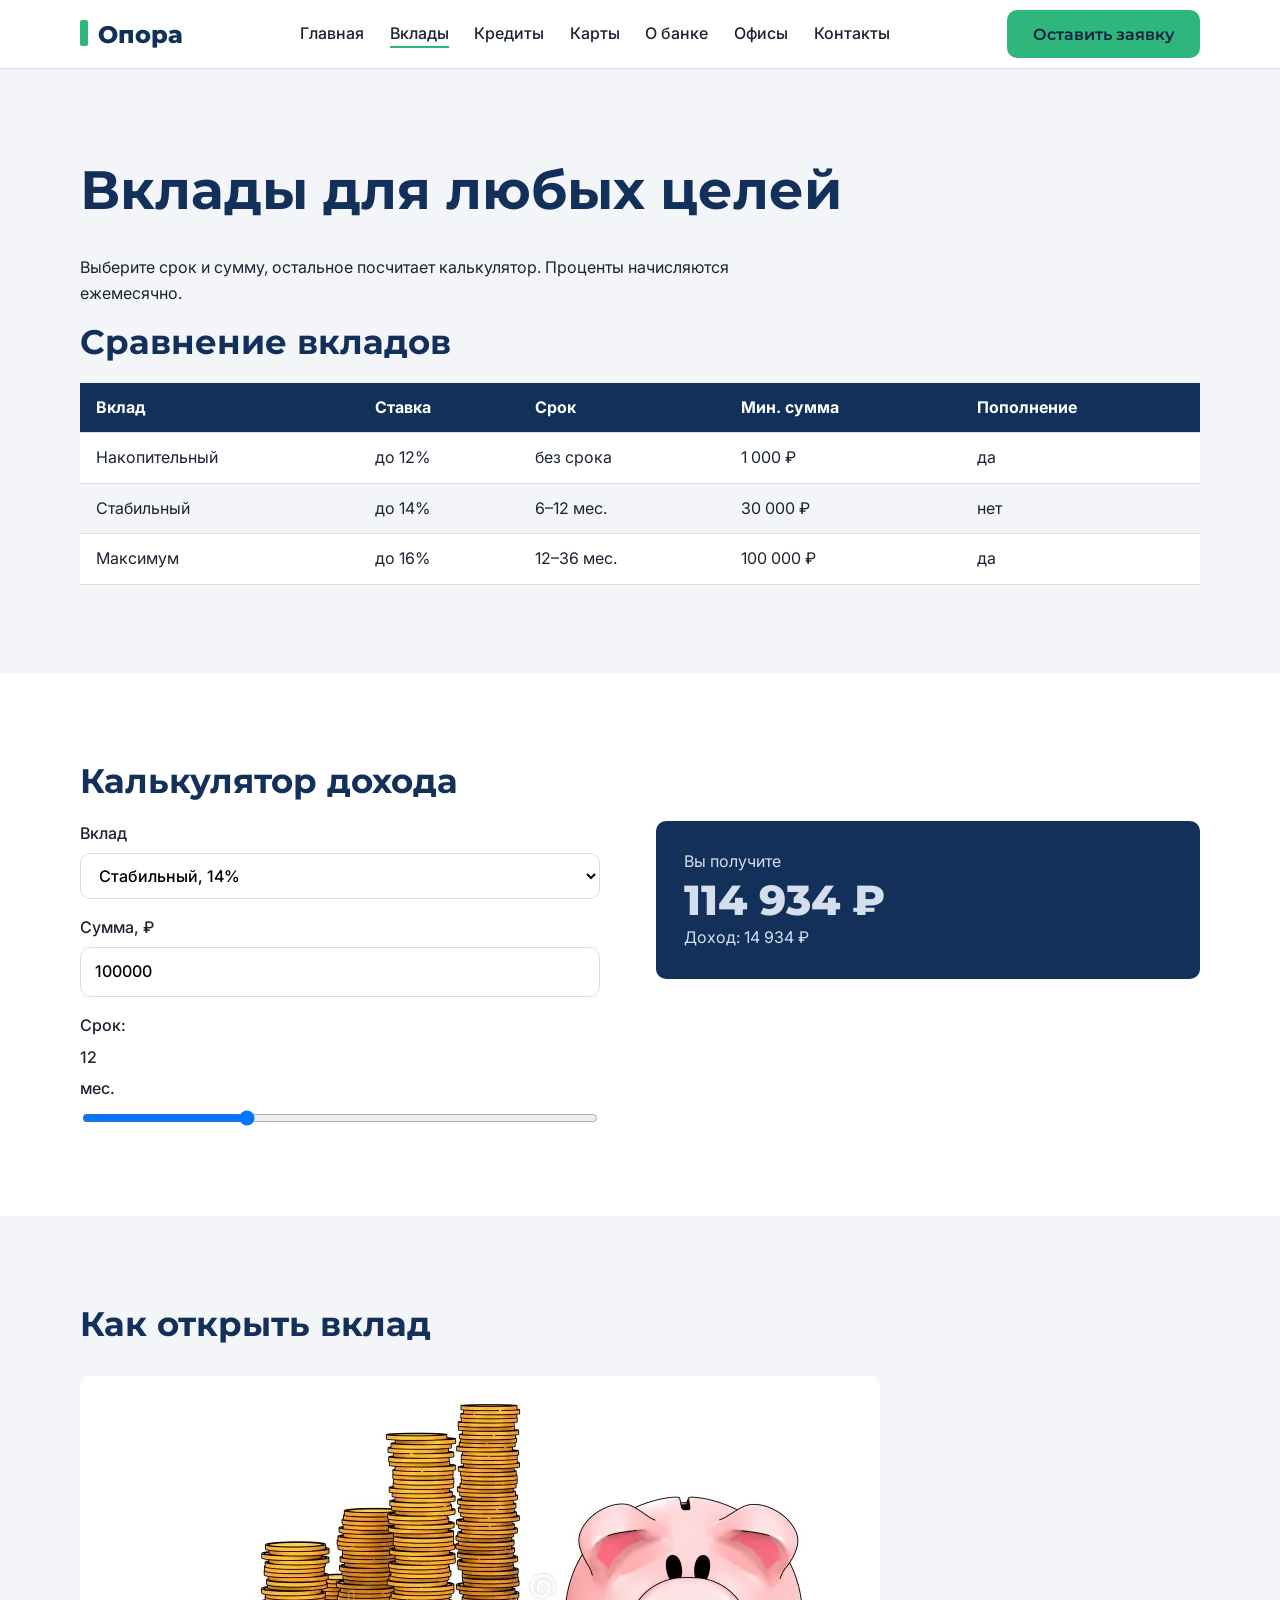
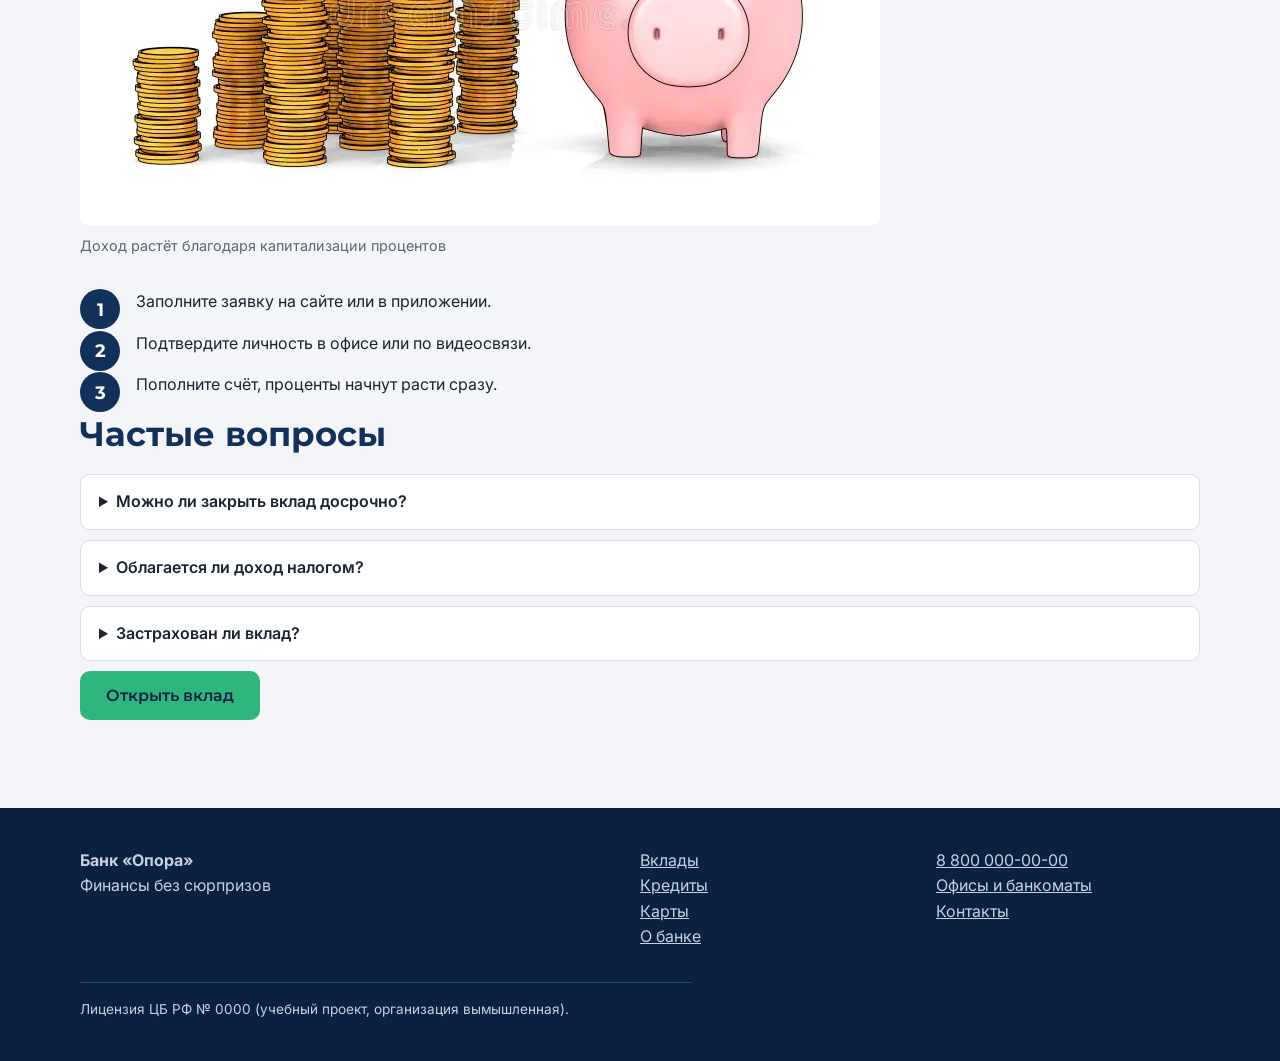
<file: deposits.html>
<!DOCTYPE html>
<html lang="ru">
<head>
  <meta charset="UTF-8">
  <meta name="viewport" content="width=device-width, initial-scale=1">
  <title>Вклады в банке «Опора» — ставка до 16% годовых, калькулятор дохода</title>
  <meta name="description" content="Выберите вклад: «Накопительный», «Стабильный», «Максимум». Сравните ставки в таблице и рассчитайте доход на калькуляторе.">
  <meta name="keywords" content="вклады, ставка по вкладу, калькулятор вклада, накопительный счёт">
  <link rel="preconnect" href="https://fonts.googleapis.com">
  <link rel="preconnect" href="https://fonts.gstatic.com" crossorigin>
  <link rel="stylesheet" href="https://fonts.googleapis.com/css2?family=Inter:wght@400;500&family=Montserrat:wght@600;700;800&display=swap">
  <link rel="stylesheet" href="style.css">
  <!-- Yandex.Metrika counter -->
<script>
    (function(m,e,t,r,i,k,a){
        m[i]=m[i]||function(){(m[i].a=m[i].a||[]).push(arguments)};
        m[i].l=1*new Date();
        for (var j = 0; j < document.scripts.length; j++) {if (document.scripts[j].src === r) { return; }}
        k=e.createElement(t),a=e.getElementsByTagName(t)[0],k.async=1,k.src=r,a.parentNode.insertBefore(k,a)
    })(window, document,'script','https://mc.yandex.ru/metrika/tag.js?id=113597679', 'ym');

    ym(113597679, 'init', {ssr:true, webvisor:true, clickmap:true, ecommerce:"dataLayer", referrer: document.referrer, url: location.href, accurateTrackBounce:true, trackLinks:true});
</script>

 <script>
  window.dataLayer = window.dataLayer || [];
  function gtag(){dataLayer.push(arguments);}
  gtag('js', new Date());
  gtag('config', 'G-KY3PJBNXJ1');
</script>
</head>
<body>
<noscript><div><img src="https://mc.yandex.ru/watch/113597679" style="position:absolute; left:-9999px;" alt="" ></div></noscript>
<!-- /Yandex.Metrika counter -->
<header class="header">
  <div class="container header__inner">
    <a class="logo" href="index.html">Опора</a>
    <button class="burger" type="button" aria-label="Открыть меню" aria-expanded="false">☰</button>
    <nav class="nav" aria-label="Основное меню">
      <ul class="nav__list">
        <li><a class="nav__link" href="index.html">Главная</a></li>
        <li><a class="nav__link nav__link--active" href="deposits.html">Вклады</a></li>
        <li><a class="nav__link" href="credits.html">Кредиты</a></li>
        <li><a class="nav__link" href="cards.html">Карты</a></li>
        <li><a class="nav__link" href="about.html">О банке</a></li>
        <li><a class="nav__link" href="offices.html">Офисы</a></li>
        <li><a class="nav__link" href="contacts.html">Контакты</a></li>
      </ul>
    </nav>
    <a class="btn header__cta" href="contacts.html">Оставить заявку</a>
  </div>
</header>

<main>
  <section class="section">
    <div class="container">
      <h1>Вклады для любых целей</h1>
      <p>Выберите срок и сумму, остальное посчитает калькулятор. Проценты начисляются ежемесячно.</p>

      <h2>Сравнение вкладов</h2>
      <div class="table-wrap">
        <table class="table">
          <caption class="visually-hidden">Условия вкладов банка «Опора»</caption>
          <thead>
            <tr><th scope="col">Вклад</th><th scope="col">Ставка</th><th scope="col">Срок</th><th scope="col">Мин. сумма</th><th scope="col">Пополнение</th></tr>
          </thead>
          <tbody>
            <tr><td>Накопительный</td><td>до 12%</td><td>без срока</td><td>1 000 ₽</td><td>да</td></tr>
            <tr><td>Стабильный</td><td>до 14%</td><td>6–12 мес.</td><td>30 000 ₽</td><td>нет</td></tr>
            <tr><td>Максимум</td><td>до 16%</td><td>12–36 мес.</td><td>100 000 ₽</td><td>да</td></tr>
          </tbody>
        </table>
      </div>
    </div>
  </section>

  <section class="section section--white">
    <div class="container">
      <h2>Калькулятор дохода</h2>
      <div class="calc" id="calc">
        <div class="form">
          <label class="form__field">Вклад
            <select class="form__input" id="deposit">
              <option value="12">Накопительный, 12%</option>
              <option value="14" selected>Стабильный, 14%</option>
              <option value="16">Максимум, 16%</option>
            </select>
          </label>
          <label class="form__field">Сумма, ₽
            <input class="form__input" id="amount" type="number" min="1000" step="1000" value="100000">
          </label>
          <label class="form__field">Срок: <span id="months-out">12</span> мес.
            <input id="months" type="range" min="1" max="36" value="12">
          </label>
        </div>
        <div class="calc__result" aria-live="polite">
          <p>Вы получите</p>
          <p class="calc__total" id="total">0 ₽</p>
          <p id="income">Доход: 0 ₽</p>
        </div>
      </div>
    </div>
  </section>

  <section class="section">
    <div class="container">
      <h2>Как открыть вклад</h2>
      <figure class="media media--narrow">
  <img src="images/deposit-coins.webp" alt="Копилка и растущая стопка монет" width="800" height="533" loading="lazy">
  <figcaption>Доход растёт благодаря капитализации процентов</figcaption>
      </figure>
      <ol class="steps">
        <li class="steps__item">Заполните заявку на сайте или в приложении.</li>
        <li class="steps__item">Подтвердите личность в офисе или по видеосвязи.</li>
        <li class="steps__item">Пополните счёт, проценты начнут расти сразу.</li>
      </ol>

      <h2>Частые вопросы</h2>
      <details class="faq__item"><summary class="faq__q">Можно ли закрыть вклад досрочно?</summary><p>Да. Проценты пересчитываются по ставке «до востребования».</p></details>
      <details class="faq__item"><summary class="faq__q">Облагается ли доход налогом?</summary><p>Налог платится с дохода сверх необлагаемого лимита, установленного законом.</p></details>
      <details class="faq__item"><summary class="faq__q">Застрахован ли вклад?</summary><p>Да, в системе страхования вкладов на сумму до 1,4 млн ₽.</p></details>

      <a class="btn" href="contacts.html">Открыть вклад</a>
    </div>
  </section>
</main>

<footer class="footer">
  <div class="container footer__inner">
    <div><strong>Банк «Опора»</strong><p>Финансы без сюрпризов</p></div>
    <ul class="footer__list">
      <li><a href="deposits.html">Вклады</a></li>
      <li><a href="credits.html">Кредиты</a></li>
      <li><a href="cards.html">Карты</a></li>
      <li><a href="about.html">О банке</a></li>
    </ul>
    <ul class="footer__list">
      <li><a href="tel:+78000000000">8 800 000-00-00</a></li>
      <li><a href="offices.html">Офисы и банкоматы</a></li>
      <li><a href="contacts.html">Контакты</a></li>
    </ul>
    <p class="footer__small">Лицензия ЦБ РФ № 0000 (учебный проект, организация вымышленная).</p>
  </div>
</footer>

<script src="script.js"></script>
</body>
</html>
</file>
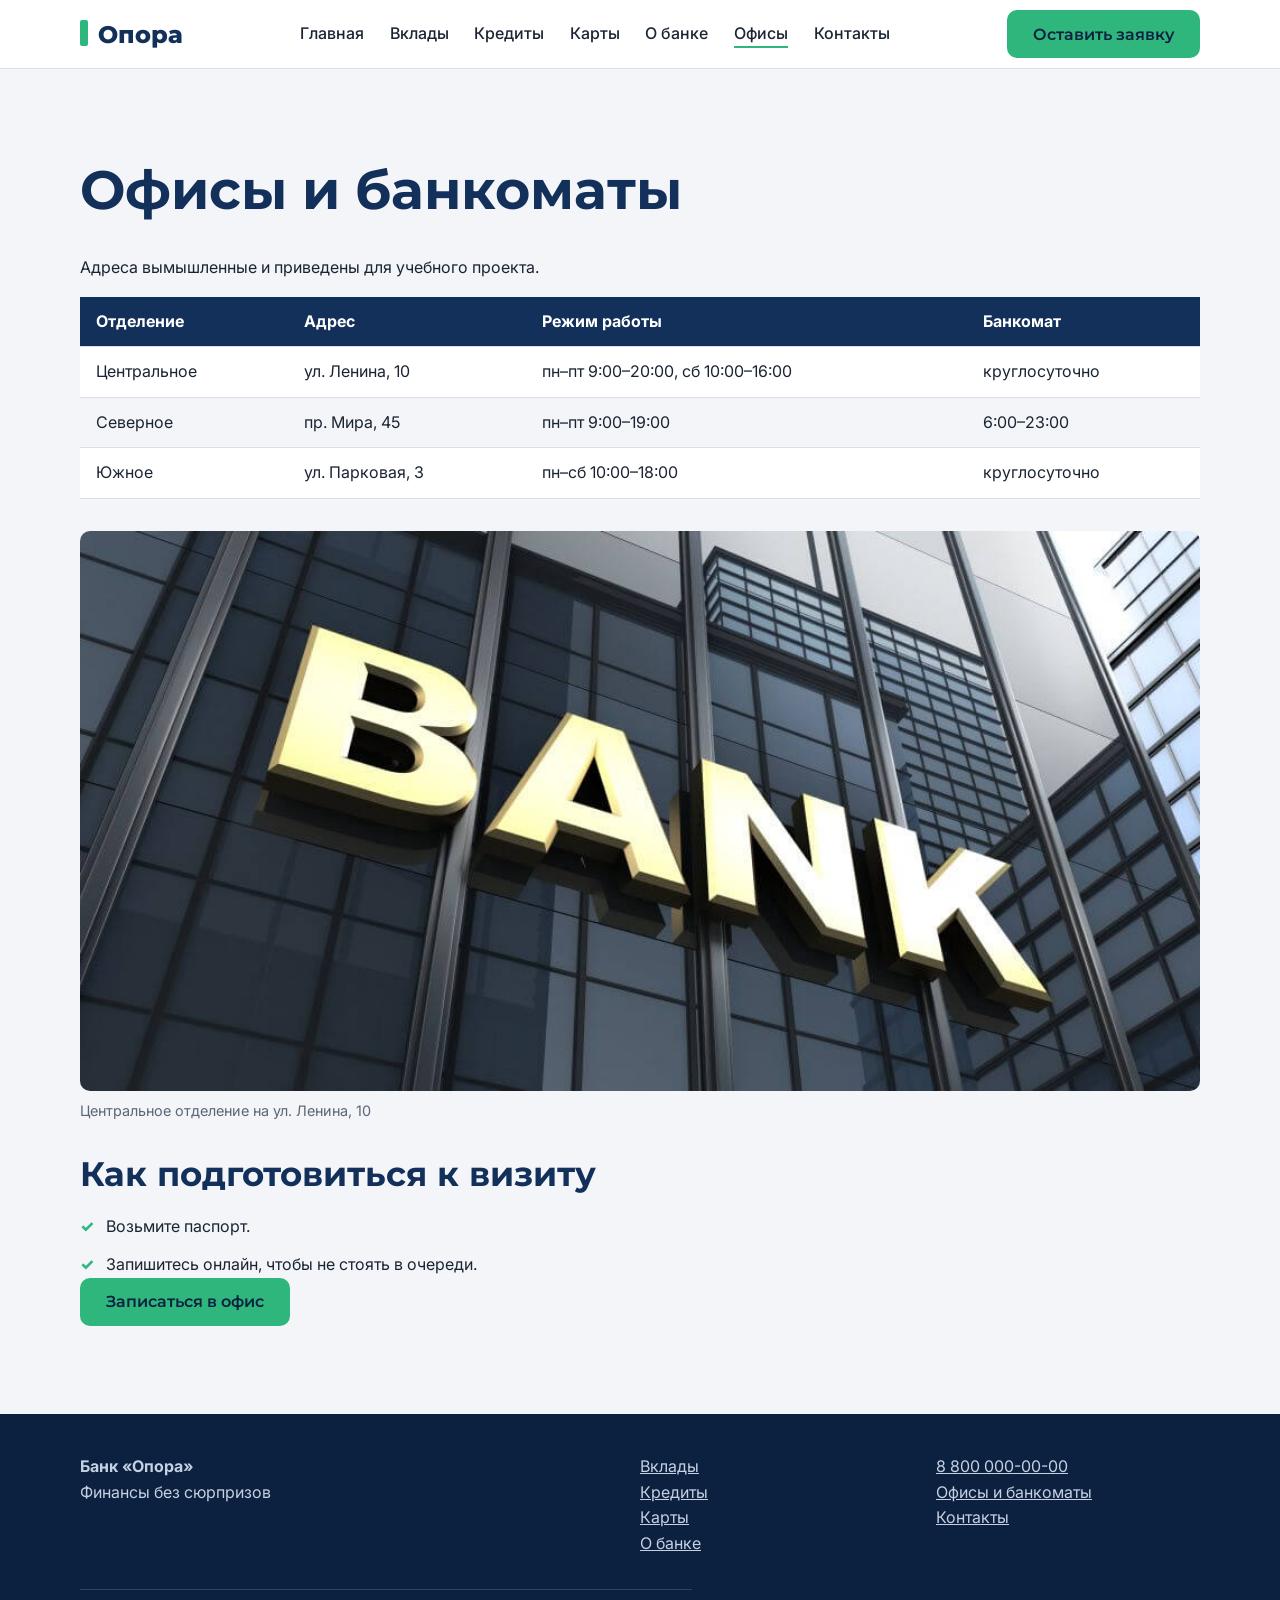
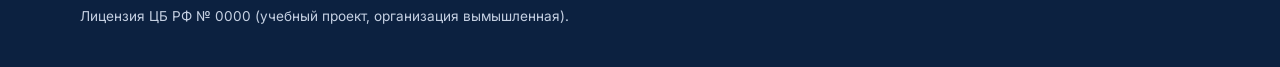
<file: offices.html>
<!DOCTYPE html>
<html lang="ru">
<head>
  <meta charset="UTF-8">
  <meta name="viewport" content="width=device-width, initial-scale=1">
  <title>Офисы и банкоматы банка «Опора» — адреса и режим работы</title>
  <meta name="description" content="Адреса отделений и банкоматов банка «Опора», график работы и телефоны. Найдите ближайший офис.">
  <meta name="keywords" content="отделения банка, банкоматы, адреса офисов, режим работы банка">
  <link rel="preconnect" href="https://fonts.googleapis.com">
  <link rel="preconnect" href="https://fonts.gstatic.com" crossorigin>
  <link rel="stylesheet" href="https://fonts.googleapis.com/css2?family=Inter:wght@400;500&family=Montserrat:wght@600;700;800&display=swap">
  <link rel="stylesheet" href="style.css">
  <!-- Yandex.Metrika counter -->
<script>
    (function(m,e,t,r,i,k,a){
        m[i]=m[i]||function(){(m[i].a=m[i].a||[]).push(arguments)};
        m[i].l=1*new Date();
        for (var j = 0; j < document.scripts.length; j++) {if (document.scripts[j].src === r) { return; }}
        k=e.createElement(t),a=e.getElementsByTagName(t)[0],k.async=1,k.src=r,a.parentNode.insertBefore(k,a)
    })(window, document,'script','https://mc.yandex.ru/metrika/tag.js?id=113597679', 'ym');

    ym(113597679, 'init', {ssr:true, webvisor:true, clickmap:true, ecommerce:"dataLayer", referrer: document.referrer, url: location.href, accurateTrackBounce:true, trackLinks:true});
</script>

<!-- /Yandex.Metrika counter -->
 <script>
  window.dataLayer = window.dataLayer || [];
  function gtag(){dataLayer.push(arguments);}
  gtag('js', new Date());
  gtag('config', 'G-KY3PJBNXJ1');
</script>
</head>
<body>
<noscript><div><img src="https://mc.yandex.ru/watch/113597679" style="position:absolute; left:-9999px;" alt=""></div></noscript>
<header class="header">
  <div class="container header__inner">
    <a class="logo" href="index.html">Опора</a>
    <button class="burger" type="button" aria-label="Открыть меню" aria-expanded="false">☰</button>
    <nav class="nav" aria-label="Основное меню">
      <ul class="nav__list">
        <li><a class="nav__link" href="index.html">Главная</a></li>
        <li><a class="nav__link" href="deposits.html">Вклады</a></li>
        <li><a class="nav__link" href="credits.html">Кредиты</a></li>
        <li><a class="nav__link" href="cards.html">Карты</a></li>
        <li><a class="nav__link" href="about.html">О банке</a></li>
        <li><a class="nav__link nav__link--active" href="offices.html">Офисы</a></li>
        <li><a class="nav__link" href="contacts.html">Контакты</a></li>
      </ul>
    </nav>
    <a class="btn header__cta" href="contacts.html">Оставить заявку</a>
  </div>
</header>

<main>
  <section class="section">
    <div class="container">
      <h1>Офисы и банкоматы</h1>
      <p>Адреса вымышленные и приведены для учебного проекта.</p>
      <div class="table-wrap">
        <table class="table">
          <caption class="visually-hidden">Отделения банка «Опора»</caption>
          <thead><tr><th scope="col">Отделение</th><th scope="col">Адрес</th><th scope="col">Режим работы</th><th scope="col">Банкомат</th></tr></thead>
          <tbody>
            <tr><td>Центральное</td><td>ул. Ленина, 10</td><td>пн–пт 9:00–20:00, сб 10:00–16:00</td><td>круглосуточно</td></tr>
            <tr><td>Северное</td><td>пр. Мира, 45</td><td>пн–пт 9:00–19:00</td><td>6:00–23:00</td></tr>
            <tr><td>Южное</td><td>ул. Парковая, 3</td><td>пн–сб 10:00–18:00</td><td>круглосуточно</td></tr>
          </tbody>
        </table>
      </div>
      <figure class="media">
  <img src="images/office.webp"
       alt="Фасад отделения банка «Опора» с вывеской"
       width="1200" height="600" loading="lazy">
  <figcaption>Центральное отделение на ул. Ленина, 10</figcaption>
</figure>
      <h2>Как подготовиться к визиту</h2>
      <ul class="features">
        <li class="features__item">Возьмите паспорт.</li>
        <li class="features__item">Запишитесь онлайн, чтобы не стоять в очереди.</li>
      </ul>
      <a class="btn" href="contacts.html">Записаться в офис</a>
    </div>
  </section>
</main>

<footer class="footer">
  <div class="container footer__inner">
    <div><strong>Банк «Опора»</strong><p>Финансы без сюрпризов</p></div>
    <ul class="footer__list">
      <li><a href="deposits.html">Вклады</a></li>
      <li><a href="credits.html">Кредиты</a></li>
      <li><a href="cards.html">Карты</a></li>
      <li><a href="about.html">О банке</a></li>
    </ul>
    <ul class="footer__list">
      <li><a href="tel:+78000000000">8 800 000-00-00</a></li>
      <li><a href="offices.html">Офисы и банкоматы</a></li>
      <li><a href="contacts.html">Контакты</a></li>
    </ul>
    <p class="footer__small">Лицензия ЦБ РФ № 0000 (учебный проект, организация вымышленная).</p>
  </div>
</footer>

<script src="script.js"></script>
</body>
</html>
</file>
<file: style.css>
/* ==========================================================
   Банк «Опора» — общий файл стилей (учебный проект)
   Методология: БЭМ (блок__элемент--модификатор)
   ========================================================== */

/* ---------- 1. Переменные (CSS custom properties) ---------- */
:root {
  --navy: #12305a;
  --navy-dark: #0c2140;
  --green: #2fb67c;
  --bg: #f3f5f8;
  --white: #ffffff;
  --text: #1b2433;
  --muted: #5b6678;
  --line: #d9dee7;
  --radius: 10px;
  --container: 1120px;
  /* clamp(мин, предпочтительное, макс) — плавный отступ без @media */
  --gap: clamp(16px, 3vw, 32px);
  --font-head: "Montserrat", Arial, sans-serif;
  --font-body: "Inter", Arial, sans-serif;
}

/* ---------- 2. Базовые стили ---------- */
*, *::before, *::after { box-sizing: border-box; }

body {
  margin: 0;
  font-family: var(--font-body);
  font-size: 1rem;
  line-height: 1.6;
  color: var(--text);
  background: var(--bg);
}

h1, h2, h3 { font-family: var(--font-head); line-height: 1.2; color: var(--navy); margin: 0 0 .6em; }
h1 { font-size: clamp(2rem, 5vw, 3.4rem); }
h2 { font-size: clamp(1.5rem, 3vw, 2.1rem); }
h3 { font-size: 1.2rem; }
p  { margin: 0 0 1em; max-width: 68ch; } /* строка < 80 символов */

a { color: var(--navy); }

/* Видимый фокус для клавиатуры (доступность) */
:focus-visible { outline: 3px solid var(--green); outline-offset: 2px; }

.container { width: min(100% - 2 * var(--gap), var(--container)); margin-inline: auto; }
.section { padding-block: clamp(40px, 7vw, 88px); }
.section--white { background: var(--white); }

/* ---------- 3. Кнопки ---------- */
.btn {
  display: inline-block;
  padding: .8em 1.5em;
  border: 2px solid var(--green);
  border-radius: var(--radius);
  background: var(--green);
  color: var(--navy-dark);
  font: 600 1rem var(--font-head);
  text-decoration: none;
  cursor: pointer;
  transition: transform .15s, background .15s;
}
.btn:hover  { background: #27a06c; transform: translateY(-2px); }
.btn:active { transform: translateY(0); }
.btn--ghost { background: transparent; color: var(--white); border-color: var(--white); }
.btn--ghost:hover { background: rgba(255, 255, 255, .15); }

/* ---------- 4. Шапка и навигация ---------- */
.header { background: var(--white); border-bottom: 1px solid var(--line); position: sticky; top: 0; z-index: 10; }
.header__inner { display: flex; align-items: center; justify-content: space-between; gap: var(--gap); min-height: 68px; }

.logo { font: 800 1.5rem var(--font-head); color: var(--navy); text-decoration: none; }
/* Псевдоэлемент: зелёная «опора» перед названием */
.logo::before {
  content: ""; display: inline-block; width: 8px; height: 1.1em;
  background: var(--green); margin-right: .4em; vertical-align: -.15em; border-radius: 2px;
}

.nav__list { display: flex; gap: clamp(12px, 2vw, 28px); list-style: none; margin: 0; padding: 0; }
.nav__link { text-decoration: none; color: var(--text); font-weight: 500; padding-block: .3em; position: relative; }
/* Подчёркивание, растущее при наведении */
.nav__link::after {
  content: ""; position: absolute; left: 0; bottom: 0; height: 2px; width: 0;
  background: var(--green); transition: width .2s;
}
.nav__link:hover::after, .nav__link--active::after { width: 100%; }

.burger { display: none; background: none; border: 0; font-size: 1.8rem; color: var(--navy); cursor: pointer; }

/* ---------- 5. Герой (главный экран) ---------- */
.hero { background: var(--navy); color: var(--white); overflow: hidden; }
.hero__inner { display: grid; grid-template-columns: 1.3fr 1fr; align-items: center; gap: var(--gap); }
.hero h1 { color: var(--white); }
.hero__text { font-size: 1.15rem; color: #d5deec; }
.hero__actions { display: flex; flex-wrap: wrap; gap: 12px; margin-top: 1.5em; }

/* Три «опоры» разной высоты — рисуем чистым CSS, без картинок */
.pillars { display: flex; align-items: flex-end; justify-content: center; gap: 14px; height: 300px; }
.pillars__bar {
  width: 56px; background: var(--green); border-radius: 6px 6px 0 0;
  transform-origin: bottom;
  animation: grow 1s ease-out both; /* единственная анимация при загрузке */
}
.pillars__bar:nth-child(1) { height: 45%;  animation-delay: .1s; opacity: .55; }
.pillars__bar:nth-child(2) { height: 70%;  animation-delay: .3s; opacity: .8; }
.pillars__bar:nth-child(3) { height: 100%; animation-delay: .5s; }

@keyframes grow { from { transform: scaleY(0); } to { transform: scaleY(1); } }

/* ---------- 6. Карточки продуктов ---------- */
.cards { display: grid; grid-template-columns: repeat(auto-fit, minmax(240px, 1fr)); gap: var(--gap); }
.card { background: var(--white); border: 1px solid var(--line); border-radius: var(--radius); padding: 24px; border-top: 5px solid var(--green); }
.card__rate { font: 700 2rem var(--font-head); color: var(--navy); margin: 0; }
.card:hover { box-shadow: 0 8px 24px rgba(18, 48, 90, .12); }

/* ---------- 7. Список преимуществ и цифры ---------- */
.features { list-style: none; padding: 0; margin: 0; display: grid; gap: 12px; }
.features__item { padding-left: 1.6em; position: relative; }
.features__item::before { content: "✓"; position: absolute; left: 0; color: var(--green); font-weight: 800; }

.stats { display: grid; grid-template-columns: repeat(auto-fit, minmax(140px, 1fr)); gap: var(--gap); margin: 0; }
/* В HTML сначала термин (dt), на экране сверху значение */
.stats > div { display: flex; flex-direction: column-reverse; }
.stats__value { font: 800 2.2rem var(--font-head); color: var(--navy); margin: 0; }
.stats__label { margin: 0; color: var(--muted); }

/* Текст только для скринридеров */
.visually-hidden { position: absolute; width: 1px; height: 1px; overflow: hidden; clip-path: inset(50%); white-space: nowrap; }

/* ---------- 8. Таблицы ---------- */
.table-wrap { overflow-x: auto; } /* таблица прокручивается внутри, страница — нет */
.table { width: 100%; border-collapse: collapse; background: var(--white); }
.table th, .table td { padding: 12px 16px; text-align: left; border-bottom: 1px solid var(--line); }
.table thead th { background: var(--navy); color: var(--white); }
.table tbody tr:nth-child(even) { background: var(--bg); } /* зебра */
.table tbody tr:hover { background: #e4f5ed; }

/* ---------- 9. Формы и калькулятор ---------- */
.form { display: grid; gap: 16px; max-width: 520px; }
.form__field { display: grid; gap: 6px; font-weight: 500; }
.form__input {
  padding: .7em .9em; border: 1px solid var(--line); border-radius: var(--radius);
  font: inherit; background: var(--white);
}
.form__input:focus { border-color: var(--navy); }
.form__input:invalid:not(:placeholder-shown) { border-color: #c0392b; } /* ошибка */
.form__check { display: flex; gap: 8px; align-items: flex-start; font-weight: 400; font-size: .9rem; }
.form__msg { min-height: 1.5em; font-weight: 600; color: #1d7a52; margin: 0; }

.calc { display: grid; grid-template-columns: 1fr 1fr; gap: var(--gap); align-items: start; }
.calc__result { background: var(--navy); color: var(--white); border-radius: var(--radius); padding: 28px; }
.calc__total { font: 800 clamp(1.8rem, 4vw, 2.6rem) var(--font-head); margin: .2em 0; }
.calc__result p { color: #d5deec; margin: 0; }

/* ---------- 10. Шаги и FAQ ---------- */
.steps { counter-reset: step; list-style: none; padding: 0; display: grid; gap: 16px; }
.steps__item { counter-increment: step; padding-left: 56px; position: relative; }
.steps__item::before {
  content: counter(step); position: absolute; left: 0; top: 0;
  width: 40px; height: 40px; border-radius: 50%; background: var(--navy); color: var(--white);
  display: grid; place-items: center; font: 700 1.1rem var(--font-head);
}

.faq__item { background: var(--white); border: 1px solid var(--line); border-radius: var(--radius); padding: 14px 18px; margin-bottom: 10px; }
.faq__q { font-weight: 600; cursor: pointer; }
.faq__item[open] { border-color: var(--green); }

/* ---------- 11. Подвал ---------- */
.footer { background: var(--navy-dark); color: #c5d0e2; padding-block: 40px; }
.footer__inner { display: grid; grid-template-columns: 2fr 1fr 1fr; gap: var(--gap); }
.footer a { color: #c5d0e2; }
.footer__list { list-style: none; padding: 0; margin: 0; }
.footer__small { grid-column: 1 / -1; font-size: .85rem; border-top: 1px solid #2a4469; padding-top: 16px; margin: 0; }

/* ---------- 12. Адаптивность (брейкпоинты 900 / 640 px) ---------- */
@media (max-width: 900px) {
  .hero__inner, .calc { grid-template-columns: 1fr; }
  .pillars { height: 180px; }
  .footer__inner { grid-template-columns: 1fr 1fr; }
}

@media (max-width: 640px) {
  .burger { display: block; }
  .nav { display: none; position: absolute; top: 68px; left: 0; right: 0; background: var(--white); border-bottom: 1px solid var(--line); padding: 12px var(--gap); }
  .nav--open { display: block; } /* класс добавляет script.js */
  .nav__list { flex-direction: column; }
  .header__cta { display: none; }
  .footer__inner { grid-template-columns: 1fr; }
}

/* Уважаем настройку «уменьшить анимацию» в системе */
@media (prefers-reduced-motion: reduce) {
  * { animation: none !important; transition: none !important; }
}

/* ---------- 13. Дополнения: банковская карта (cards.html) ---------- */
.bankcard {
  position: relative; aspect-ratio: 1.586; /* пропорции реальной карты */
  border-radius: 14px; padding: 20px; color: var(--white);
  background: var(--navy); display: flex; align-items: flex-end;
  font: 600 1.1rem var(--font-head); transition: transform .25s;
}
.bankcard:hover { transform: rotate(-2deg) translateY(-4px); }
/* Чип карты */
.bankcard::before {
  content: ""; position: absolute; top: 22px; left: 20px;
  width: 44px; height: 32px; border-radius: 6px; background: #e6c97a;
}
/* Круг-логотип в углу */
.bankcard::after {
  content: ""; position: absolute; top: 20px; right: 20px;
  width: 30px; height: 30px; border-radius: 50%; background: var(--green);
}
.bankcard--green { background: #1d7a52; }
.bankcard--dark  { background: var(--navy-dark); }
.bankcard--green::after, .bankcard--dark::after { background: var(--white); }
.card__media { margin-bottom: 16px; }

/* ---------- 14. Картинки с подписью (адаптивные) ---------- */
.media { margin: var(--gap) 0; }
.media img {
  display: block;
  width: 100%;        /* тянется по ширине контейнера */
  height: auto;       /* высота считается по пропорциям из width/height */
  border-radius: var(--radius);
}
.media figcaption { margin-top: 8px; font-size: .9rem; color: var(--muted); }
.media--narrow { max-width: 800px; } /* для deposit-coins (800 px) */
</file>
